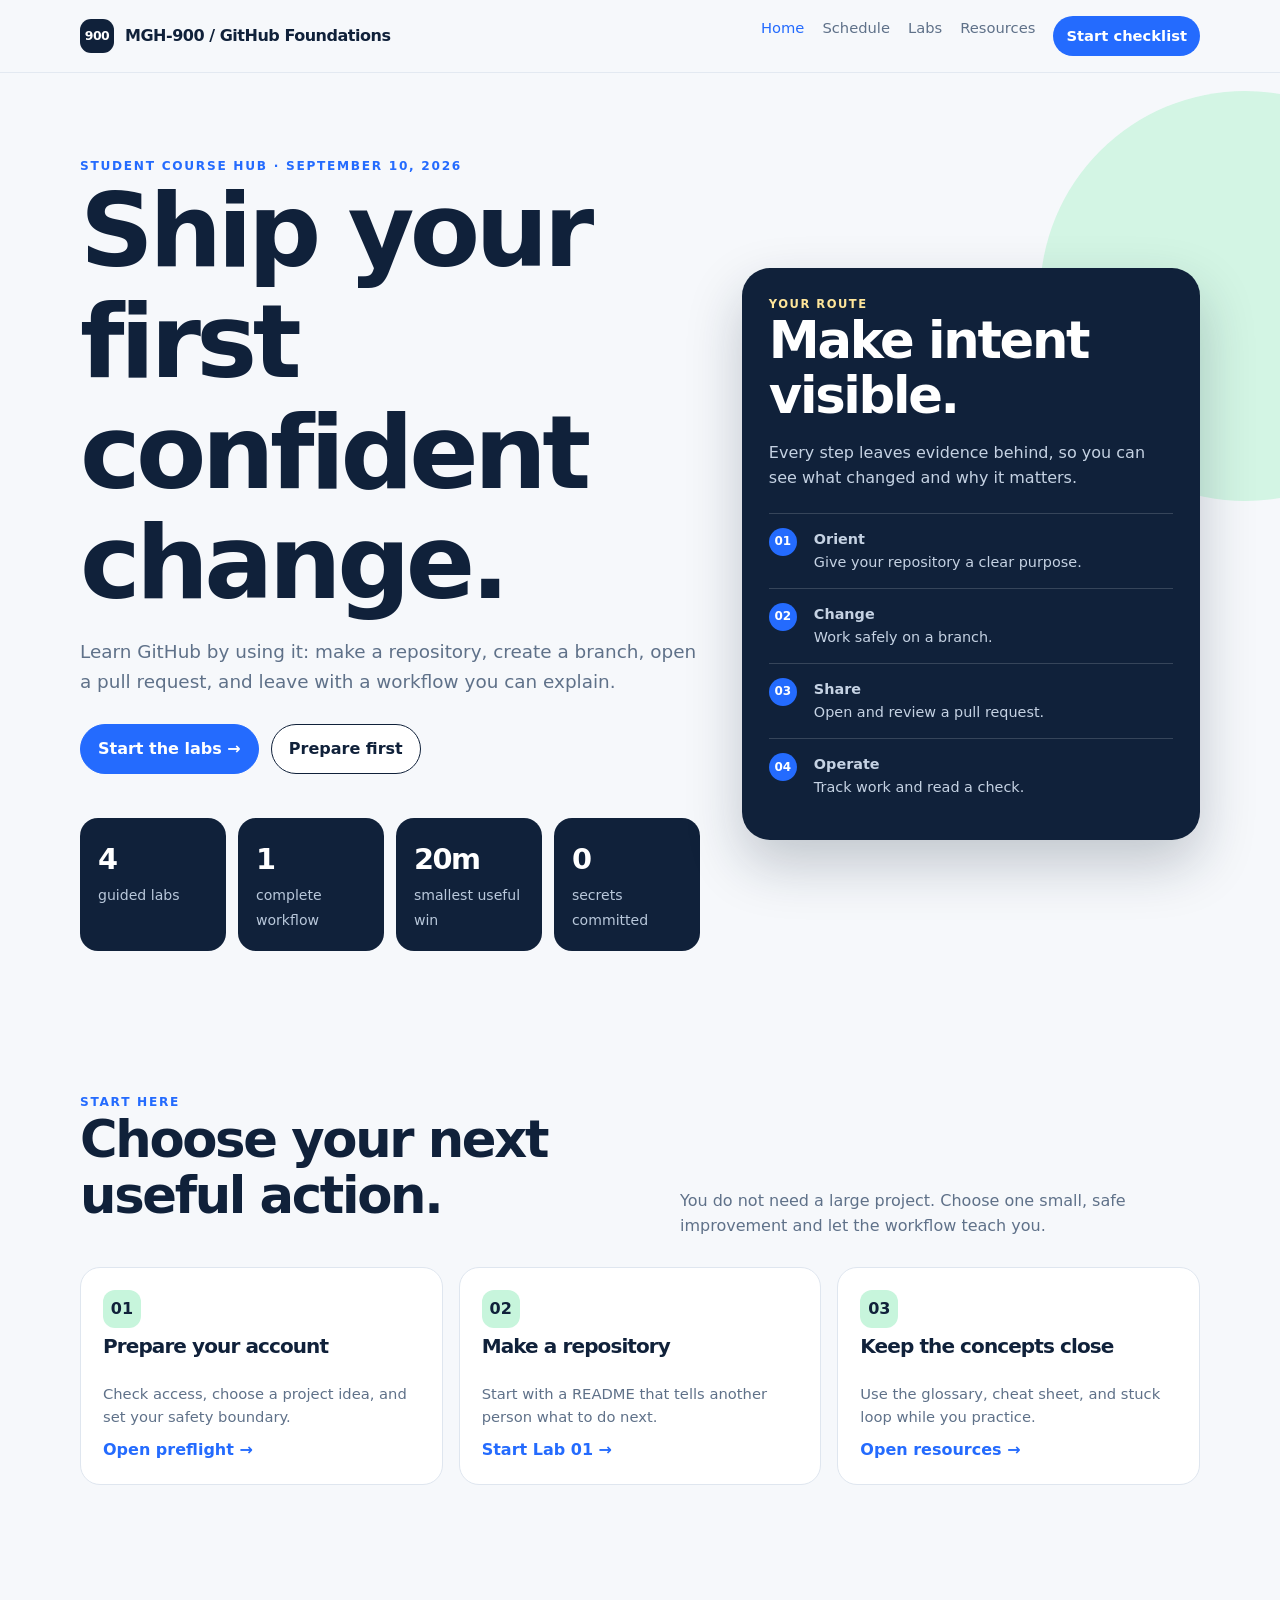
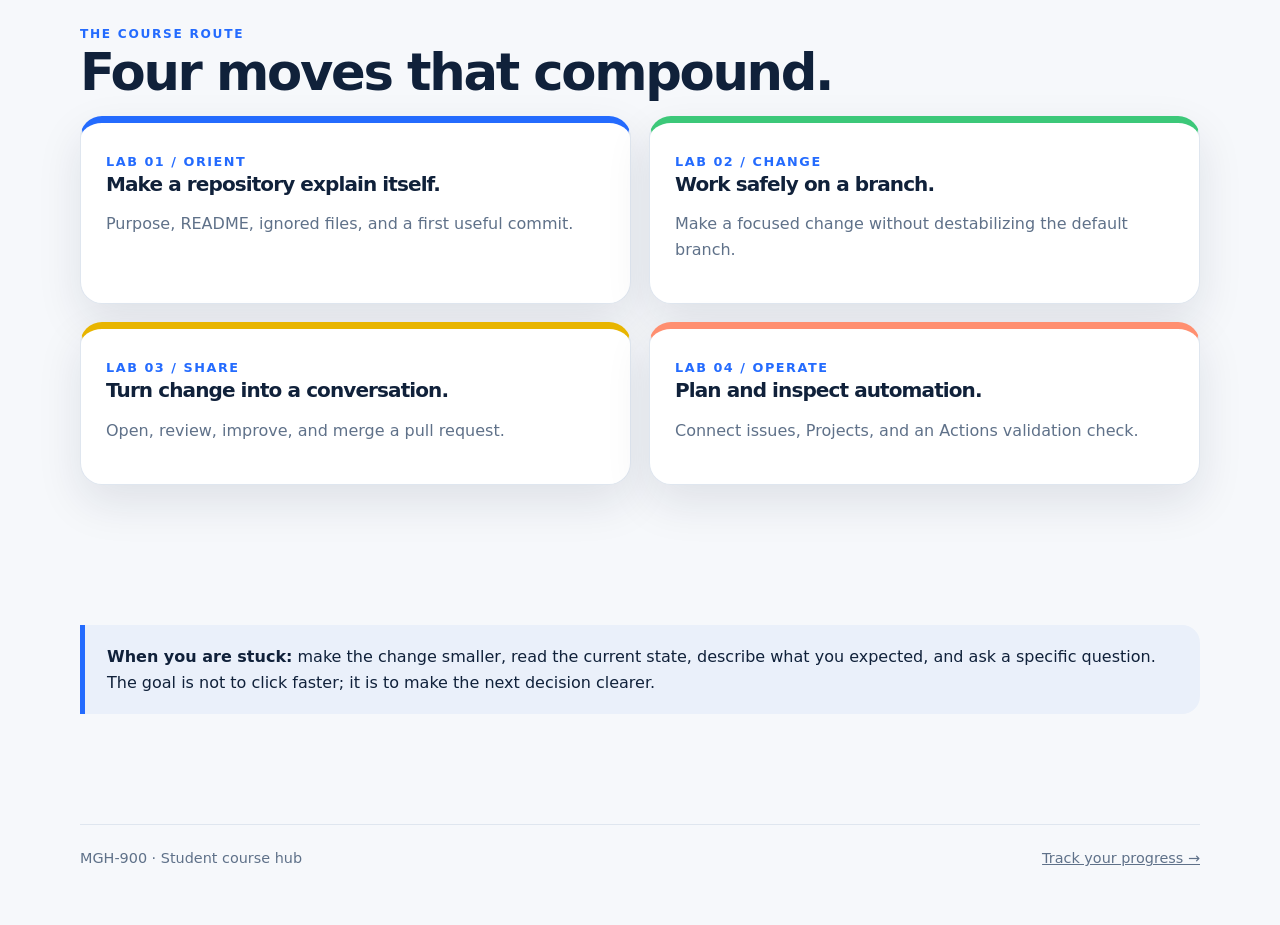
<file: docs/index.html>
<!doctype html>
<html lang="en"><head><meta charset="utf-8"><meta name="viewport" content="width=device-width, initial-scale=1"><meta name="description" content="Student course hub for MGH-900: GitHub Foundations."><title>MGH-900 · GitHub Foundations</title><link rel="stylesheet" href="styles.css"></head>
<body><a class="skip-link" href="#main">Skip to content</a><header class="site-header"><div class="container nav"><a class="brand" href="index.html"><span class="brand-mark">900</span><span>MGH-900 / GitHub Foundations</span></a><nav class="nav-links" aria-label="Primary navigation"><a aria-current="page" href="index.html">Home</a><a href="schedule.html">Schedule</a><a href="labs.html">Labs</a><a href="resources.html">Resources</a><a class="nav-cta" href="checklist.html">Start checklist</a></nav></div></header>
<main id="main"><section class="hero"><div class="container hero-grid"><div><div class="eyebrow">Student course hub · September 10, 2026</div><h1>Ship your first confident change.</h1><p class="lede">Learn GitHub by using it: make a repository, create a branch, open a pull request, and leave with a workflow you can explain.</p><div class="hero-actions"><a class="button primary" href="labs.html">Start the labs →</a><a class="button secondary" href="https://github.com/SiteQ8/mgh-900-github-foundations/blob/main/learner-preflight.md">Prepare first</a></div><div class="stats"><div class="stat"><strong>4</strong><span>guided labs</span></div><div class="stat"><strong>1</strong><span>complete workflow</span></div><div class="stat"><strong>20m</strong><span>smallest useful win</span></div><div class="stat"><strong>0</strong><span>secrets committed</span></div></div></div><div class="hero-panel"><div class="micro-label">Your route</div><h2>Make intent visible.</h2><p>Every step leaves evidence behind, so you can see what changed and why it matters.</p><div class="path-list"><div class="path-item"><span class="path-dot">01</span><span><strong>Orient</strong><span>Give your repository a clear purpose.</span></span></div><div class="path-item"><span class="path-dot">02</span><span><strong>Change</strong><span>Work safely on a branch.</span></span></div><div class="path-item"><span class="path-dot">03</span><span><strong>Share</strong><span>Open and review a pull request.</span></span></div><div class="path-item"><span class="path-dot">04</span><span><strong>Operate</strong><span>Track work and read a check.</span></span></div></div></div></div></section>
<section class="section"><div class="container"><div class="section-head"><div><div class="eyebrow">Start here</div><h2>Choose your next useful action.</h2></div><p>You do not need a large project. Choose one small, safe improvement and let the workflow teach you.</p></div><div class="resource-grid"><a class="resource-card" href="learner-preflight.md"><span class="resource-icon">01</span><h3>Prepare your account</h3><p>Check access, choose a project idea, and set your safety boundary.</p><span class="arrow">Open preflight →</span></a><a class="resource-card" href="labs.html#lab-1"><span class="resource-icon">02</span><h3>Make a repository</h3><p>Start with a README that tells another person what to do next.</p><span class="arrow">Start Lab 01 →</span></a><a class="resource-card" href="resources.html"><span class="resource-icon">03</span><h3>Keep the concepts close</h3><p>Use the glossary, cheat sheet, and stuck loop while you practice.</p><span class="arrow">Open resources →</span></a></div></div></section>
<section class="section"><div class="container"><div class="eyebrow">The course route</div><h2>Four moves that compound.</h2><div class="grid grid-2"><a class="card card-link card-accent-blue" href="labs.html#lab-1"><span class="number">LAB 01 / ORIENT</span><h3>Make a repository explain itself.</h3><p>Purpose, README, ignored files, and a first useful commit.</p></a><a class="card card-link card-accent-mint" href="labs.html#lab-2"><span class="number">LAB 02 / CHANGE</span><h3>Work safely on a branch.</h3><p>Make a focused change without destabilizing the default branch.</p></a><a class="card card-link card-accent-yellow" href="labs.html#lab-3"><span class="number">LAB 03 / SHARE</span><h3>Turn change into a conversation.</h3><p>Open, review, improve, and merge a pull request.</p></a><a class="card card-link card-accent-coral" href="labs.html#lab-4"><span class="number">LAB 04 / OPERATE</span><h3>Plan and inspect automation.</h3><p>Connect issues, Projects, and an Actions validation check.</p></a></div></div></section>
<section class="section"><div class="container student-note"><p><strong>When you are stuck:</strong> make the change smaller, read the current state, describe what you expected, and ask a specific question. The goal is not to click faster; it is to make the next decision clearer.</p></div></section></main><footer class="footer"><div class="container footer-inner"><span>MGH-900 · Student course hub</span><span><a href="checklist.html">Track your progress →</a></span></div></footer></body></html>
</file>
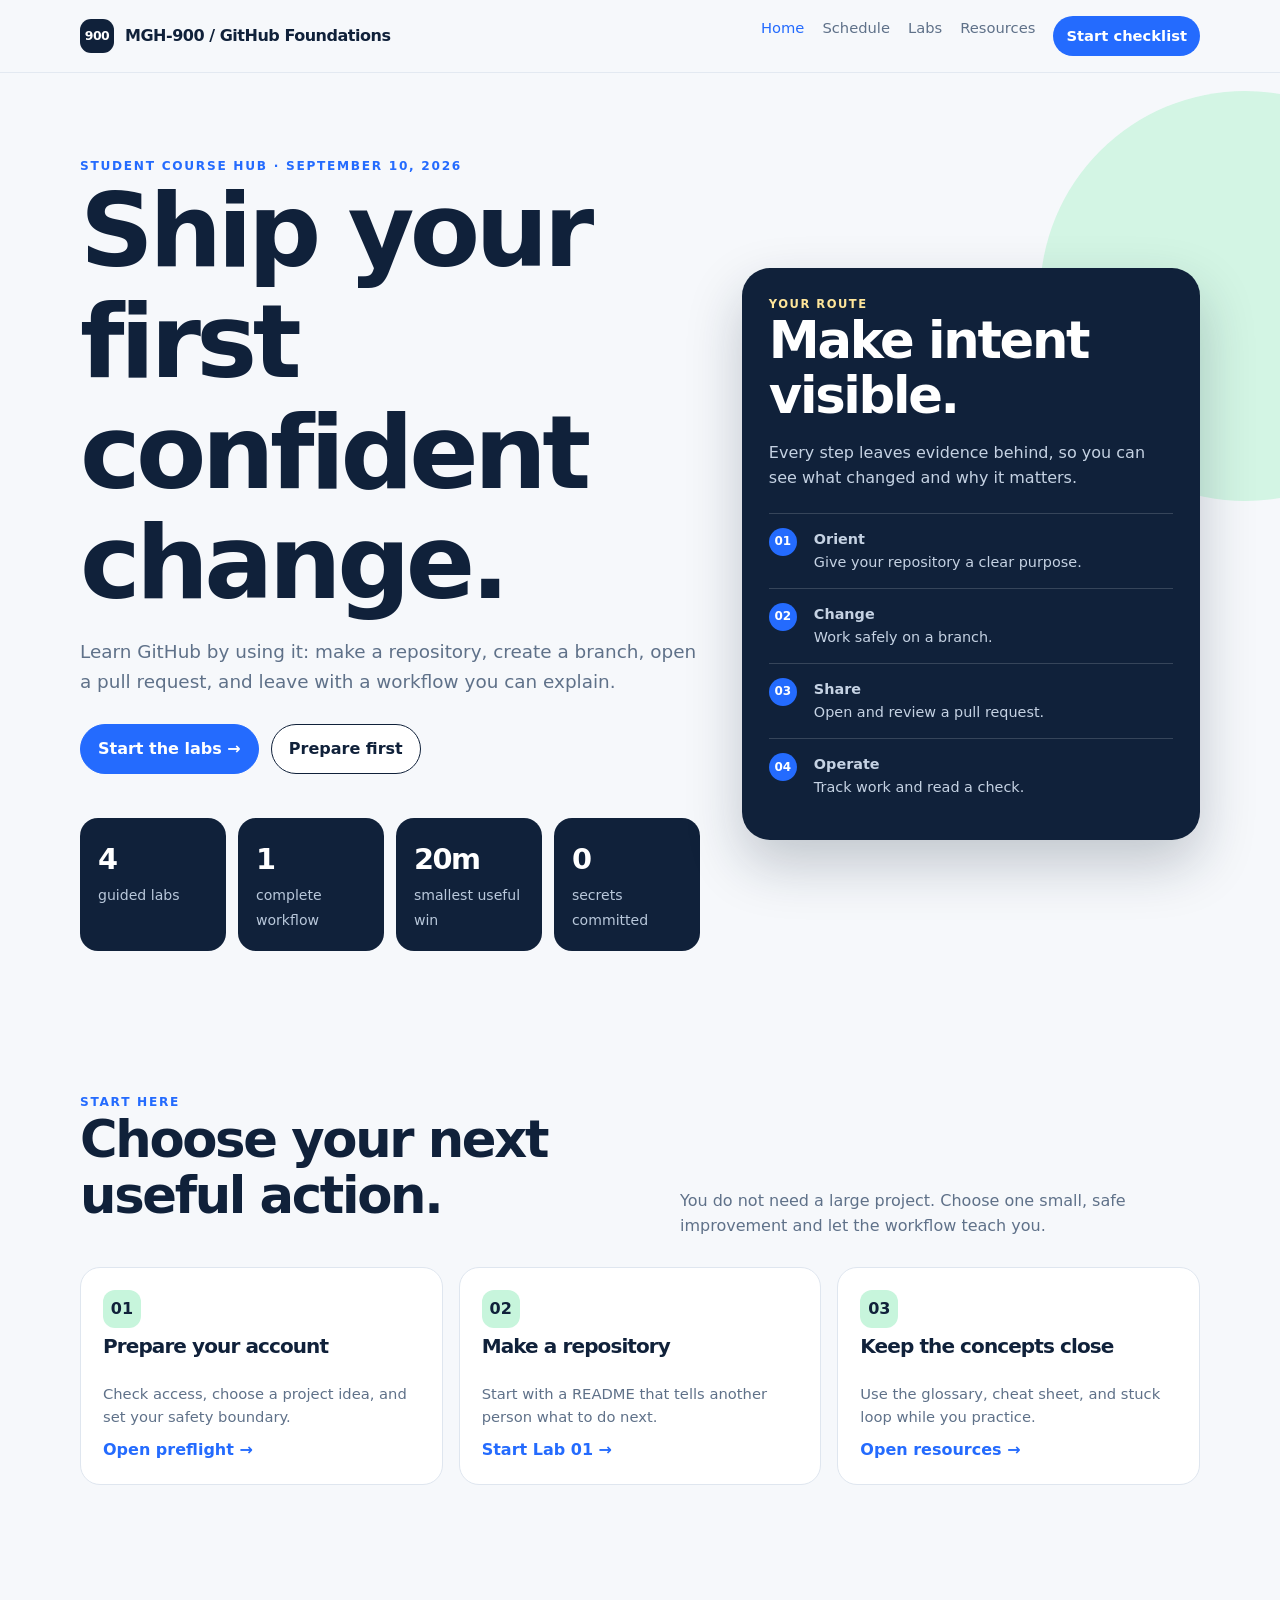
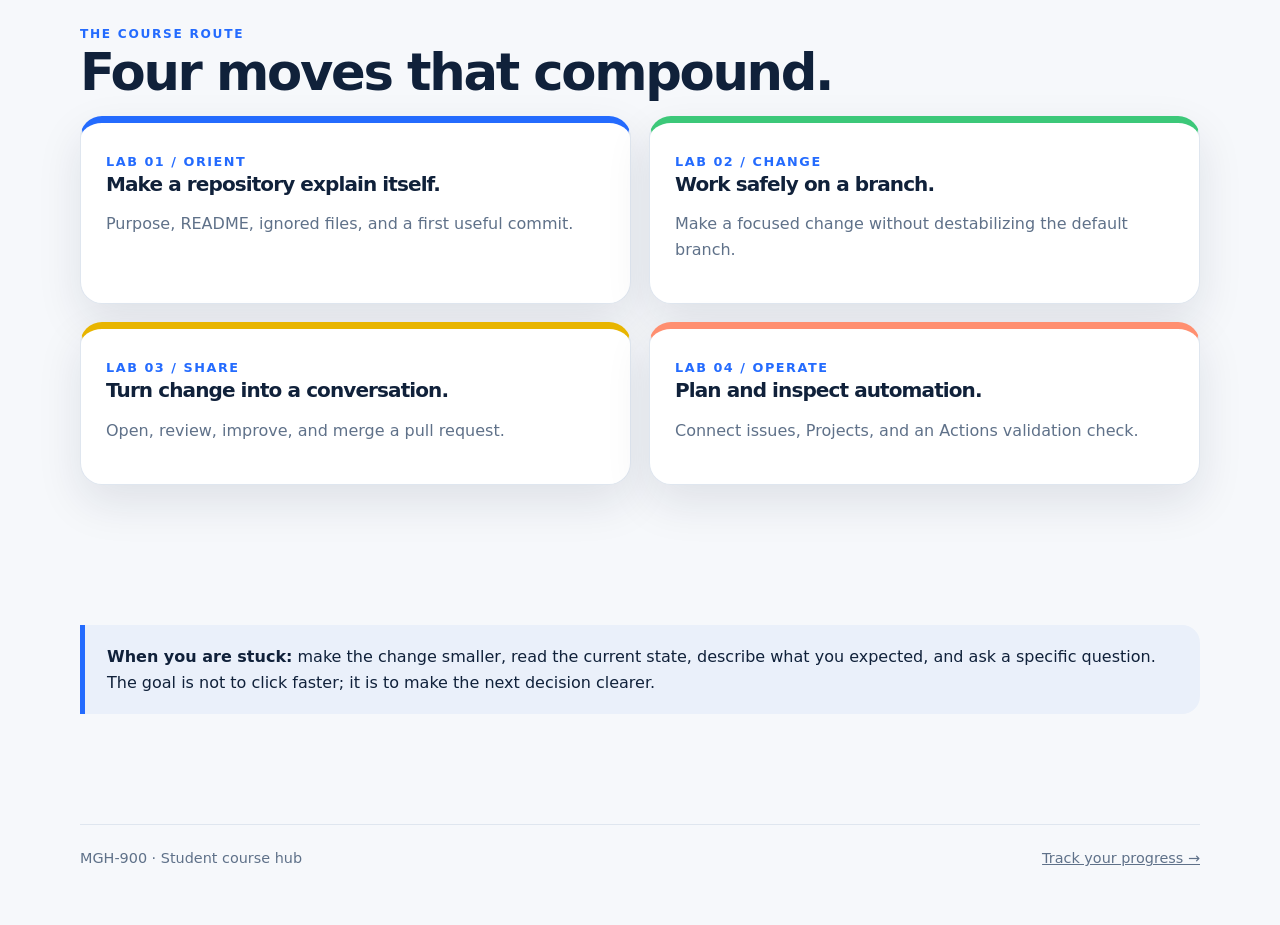
<file: site/index.html>
<!doctype html>
<html lang="en"><head><meta charset="utf-8"><meta name="viewport" content="width=device-width, initial-scale=1"><meta name="description" content="Student course hub for MGH-900: GitHub Foundations."><title>MGH-900 · GitHub Foundations</title><link rel="stylesheet" href="styles.css"></head>
<body><a class="skip-link" href="#main">Skip to content</a><header class="site-header"><div class="container nav"><a class="brand" href="index.html"><span class="brand-mark">900</span><span>MGH-900 / GitHub Foundations</span></a><nav class="nav-links" aria-label="Primary navigation"><a aria-current="page" href="index.html">Home</a><a href="schedule.html">Schedule</a><a href="labs.html">Labs</a><a href="resources.html">Resources</a><a class="nav-cta" href="checklist.html">Start checklist</a></nav></div></header>
<main id="main"><section class="hero"><div class="container hero-grid"><div><div class="eyebrow">Student course hub · September 10, 2026</div><h1>Ship your first confident change.</h1><p class="lede">Learn GitHub by using it: make a repository, create a branch, open a pull request, and leave with a workflow you can explain.</p><div class="hero-actions"><a class="button primary" href="labs.html">Start the labs →</a><a class="button secondary" href="learner-preflight.md">Prepare first</a></div><div class="stats"><div class="stat"><strong>4</strong><span>guided labs</span></div><div class="stat"><strong>1</strong><span>complete workflow</span></div><div class="stat"><strong>20m</strong><span>smallest useful win</span></div><div class="stat"><strong>0</strong><span>secrets committed</span></div></div></div><div class="hero-panel"><div class="micro-label">Your route</div><h2>Make intent visible.</h2><p>Every step leaves evidence behind, so you can see what changed and why it matters.</p><div class="path-list"><div class="path-item"><span class="path-dot">01</span><span><strong>Orient</strong><span>Give your repository a clear purpose.</span></span></div><div class="path-item"><span class="path-dot">02</span><span><strong>Change</strong><span>Work safely on a branch.</span></span></div><div class="path-item"><span class="path-dot">03</span><span><strong>Share</strong><span>Open and review a pull request.</span></span></div><div class="path-item"><span class="path-dot">04</span><span><strong>Operate</strong><span>Track work and read a check.</span></span></div></div></div></div></section>
<section class="section"><div class="container"><div class="section-head"><div><div class="eyebrow">Start here</div><h2>Choose your next useful action.</h2></div><p>You do not need a large project. Choose one small, safe improvement and let the workflow teach you.</p></div><div class="resource-grid"><a class="resource-card" href="learner-preflight.md"><span class="resource-icon">01</span><h3>Prepare your account</h3><p>Check access, choose a project idea, and set your safety boundary.</p><span class="arrow">Open preflight →</span></a><a class="resource-card" href="labs.html#lab-1"><span class="resource-icon">02</span><h3>Make a repository</h3><p>Start with a README that tells another person what to do next.</p><span class="arrow">Start Lab 01 →</span></a><a class="resource-card" href="resources.html"><span class="resource-icon">03</span><h3>Keep the concepts close</h3><p>Use the glossary, cheat sheet, and stuck loop while you practice.</p><span class="arrow">Open resources →</span></a></div></div></section>
<section class="section"><div class="container"><div class="eyebrow">The course route</div><h2>Four moves that compound.</h2><div class="grid grid-2"><a class="card card-link card-accent-blue" href="labs.html#lab-1"><span class="number">LAB 01 / ORIENT</span><h3>Make a repository explain itself.</h3><p>Purpose, README, ignored files, and a first useful commit.</p></a><a class="card card-link card-accent-mint" href="labs.html#lab-2"><span class="number">LAB 02 / CHANGE</span><h3>Work safely on a branch.</h3><p>Make a focused change without destabilizing the default branch.</p></a><a class="card card-link card-accent-yellow" href="labs.html#lab-3"><span class="number">LAB 03 / SHARE</span><h3>Turn change into a conversation.</h3><p>Open, review, improve, and merge a pull request.</p></a><a class="card card-link card-accent-coral" href="labs.html#lab-4"><span class="number">LAB 04 / OPERATE</span><h3>Plan and inspect automation.</h3><p>Connect issues, Projects, and an Actions validation check.</p></a></div></div></section>
<section class="section"><div class="container student-note"><p><strong>When you are stuck:</strong> make the change smaller, read the current state, describe what you expected, and ask a specific question. The goal is not to click faster; it is to make the next decision clearer.</p></div></section></main><footer class="footer"><div class="container footer-inner"><span>MGH-900 · Student course hub</span><span><a href="checklist.html">Track your progress →</a></span></div></footer></body></html>
</file>
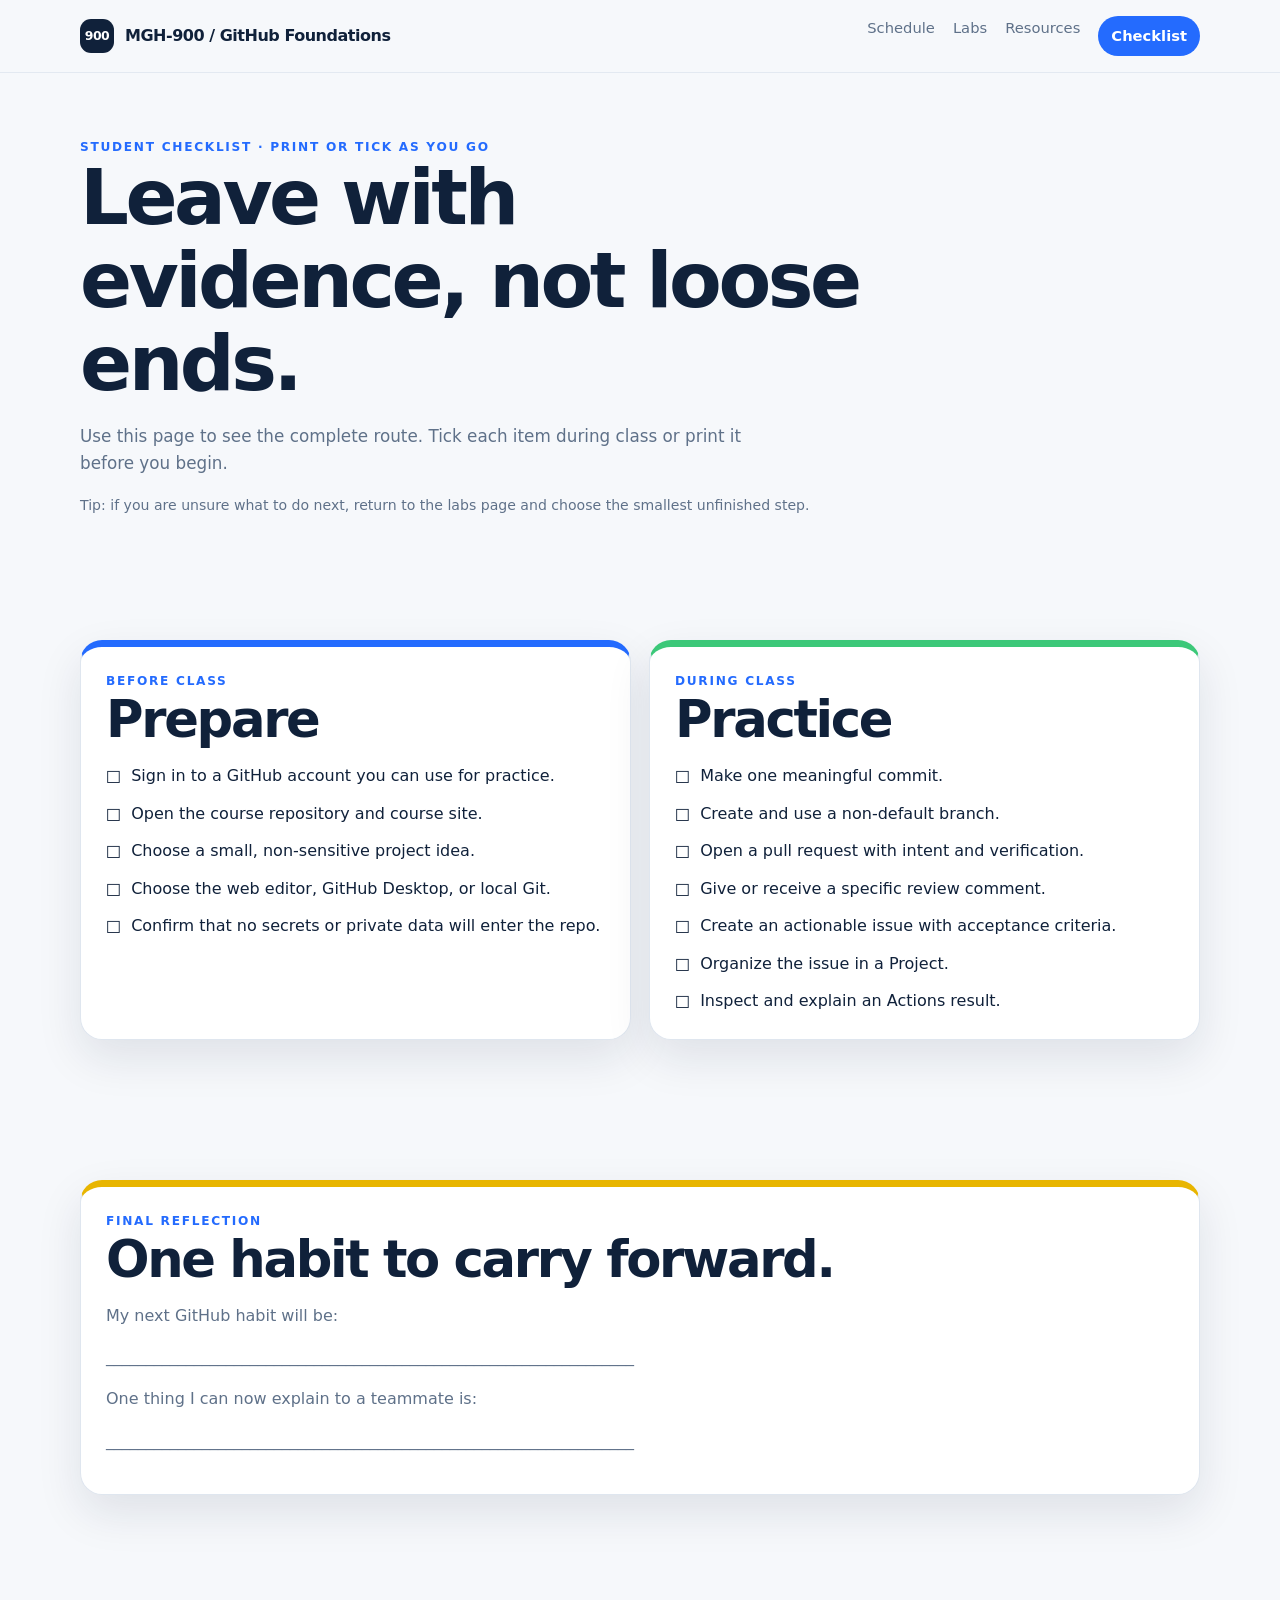
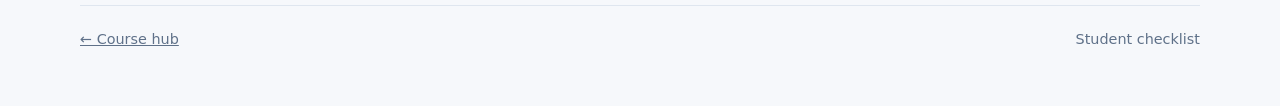
<file: docs/checklist.html>
<!doctype html>
<html lang="en"><head><meta charset="utf-8"><meta name="viewport" content="width=device-width, initial-scale=1"><title>Checklist · MGH-900</title><link rel="stylesheet" href="styles.css"></head>
<body><header class="site-header"><div class="container nav"><a class="brand" href="index.html"><span class="brand-mark">900</span><span>MGH-900 / GitHub Foundations</span></a><nav class="nav-links" aria-label="Primary navigation"><a href="schedule.html">Schedule</a><a href="labs.html">Labs</a><a href="resources.html">Resources</a><a aria-current="page" class="nav-cta" href="checklist.html">Checklist</a></nav></div></header>
<main><section class="page-hero"><div class="container"><div class="eyebrow">Student checklist · print or tick as you go</div><h1>Leave with evidence, not loose ends.</h1><p class="lede">Use this page to see the complete route. Tick each item during class or print it before you begin.</p><p class="print-note">Tip: if you are unsure what to do next, return to the labs page and choose the smallest unfinished step.</p></div></section><section class="section"><div class="container grid grid-2"><div class="card card-accent-blue"><div class="eyebrow">Before class</div><h2>Prepare</h2><ul class="checklist"><li><span>□</span><span>Sign in to a GitHub account you can use for practice.</span></li><li><span>□</span><span>Open the course repository and course site.</span></li><li><span>□</span><span>Choose a small, non-sensitive project idea.</span></li><li><span>□</span><span>Choose the web editor, GitHub Desktop, or local Git.</span></li><li><span>□</span><span>Confirm that no secrets or private data will enter the repo.</span></li></ul></div><div class="card card-accent-mint"><div class="eyebrow">During class</div><h2>Practice</h2><ul class="checklist"><li><span>□</span><span>Make one meaningful commit.</span></li><li><span>□</span><span>Create and use a non-default branch.</span></li><li><span>□</span><span>Open a pull request with intent and verification.</span></li><li><span>□</span><span>Give or receive a specific review comment.</span></li><li><span>□</span><span>Create an actionable issue with acceptance criteria.</span></li><li><span>□</span><span>Organize the issue in a Project.</span></li><li><span>□</span><span>Inspect and explain an Actions result.</span></li></ul></div></div></section><section class="section"><div class="container card card-accent-yellow"><div class="eyebrow">Final reflection</div><h2>One habit to carry forward.</h2><p>My next GitHub habit will be:</p><p>__________________________________________________________________</p><p>One thing I can now explain to a teammate is:</p><p>__________________________________________________________________</p></div></section></main><footer class="footer"><div class="container footer-inner"><span><a href="index.html">← Course hub</a></span><span>Student checklist</span></div></footer></body></html>
</file>
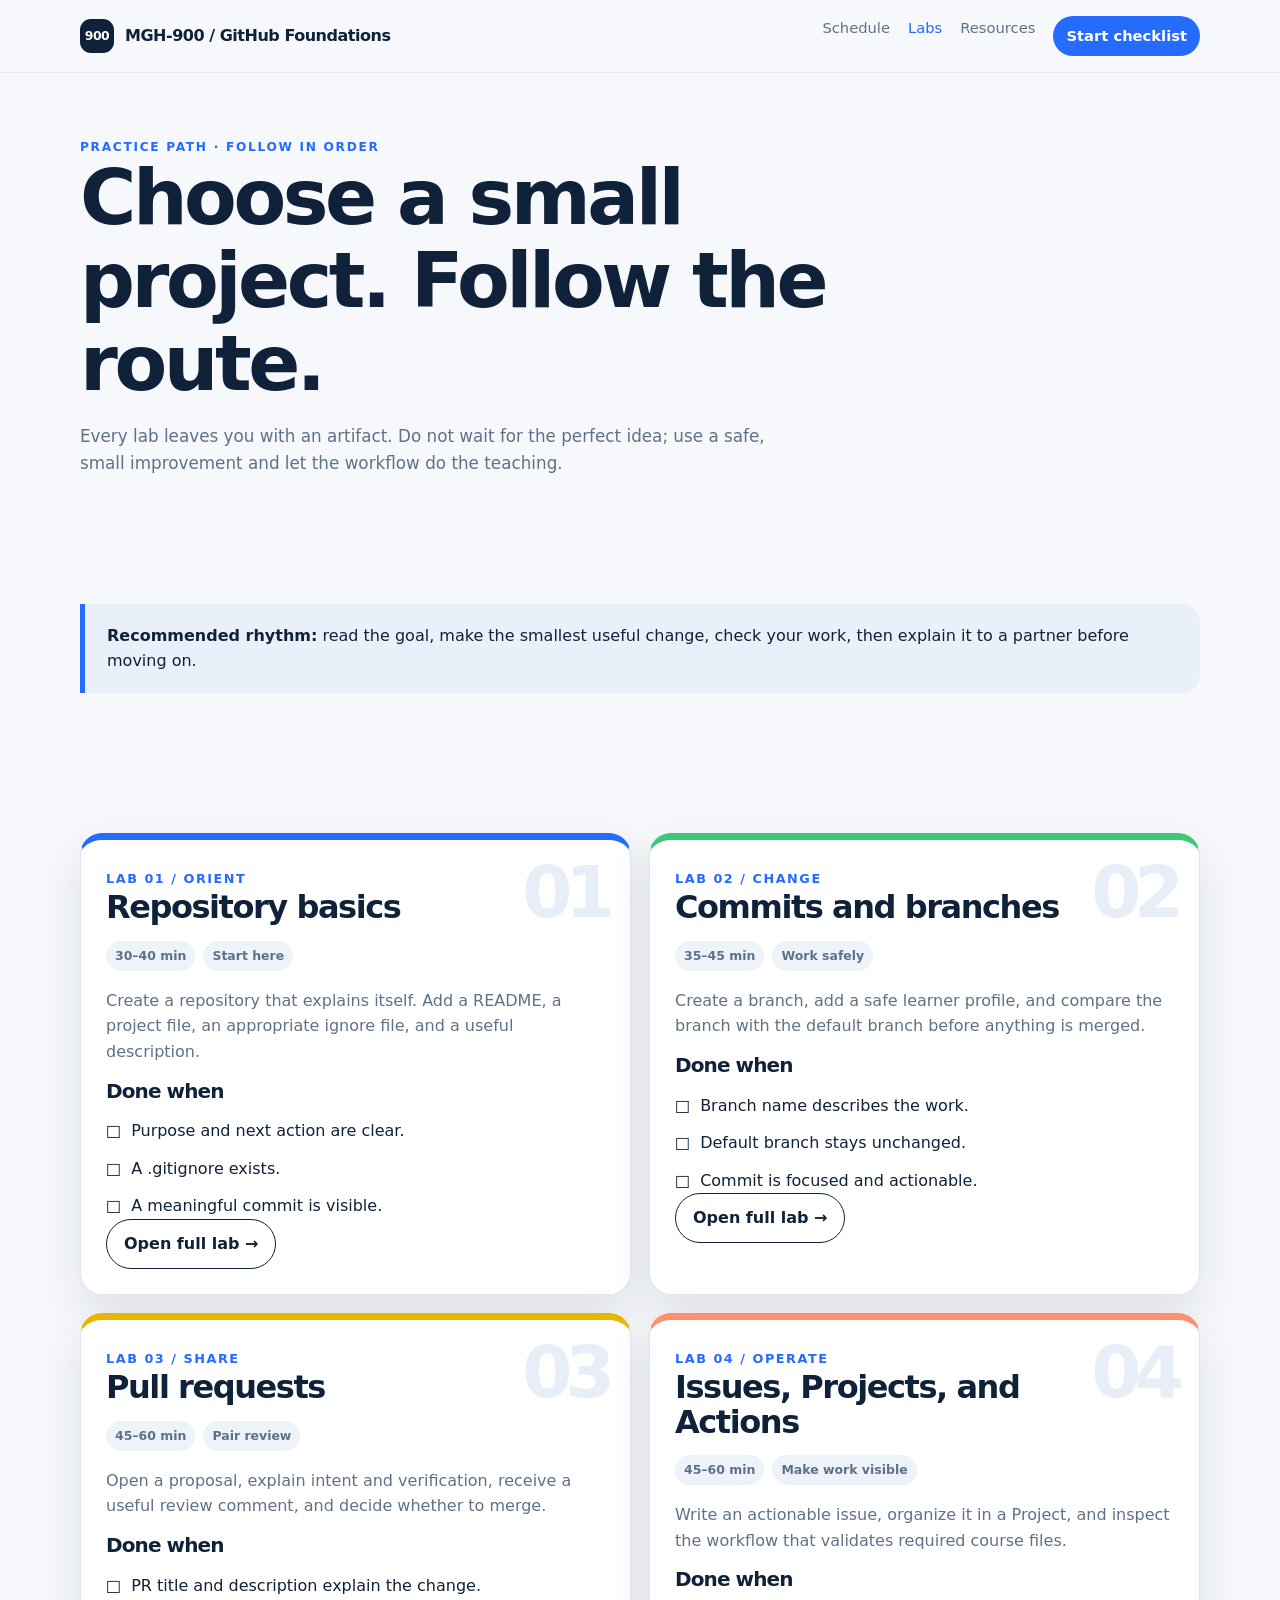
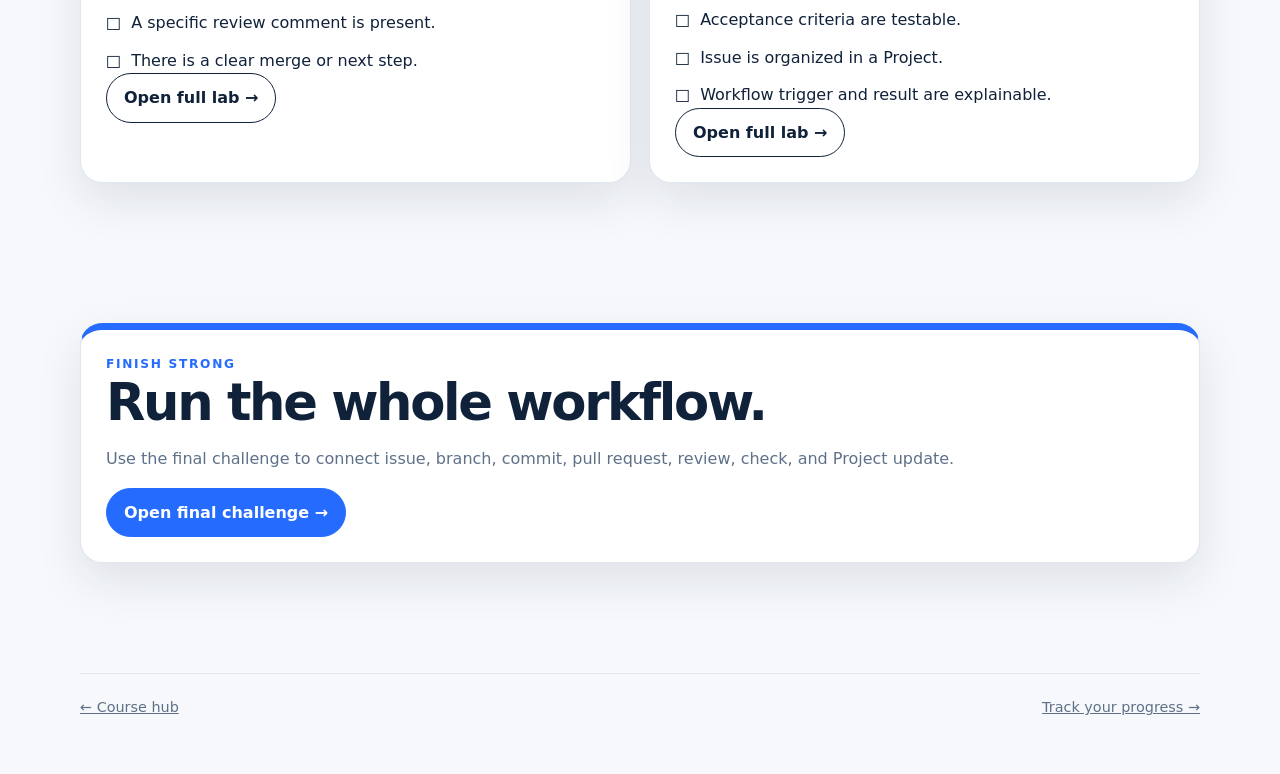
<file: docs/labs.html>
<!doctype html>
<html lang="en"><head><meta charset="utf-8"><meta name="viewport" content="width=device-width, initial-scale=1"><title>Labs · MGH-900</title><link rel="stylesheet" href="styles.css"></head>
<body><header class="site-header"><div class="container nav"><a class="brand" href="index.html"><span class="brand-mark">900</span><span>MGH-900 / GitHub Foundations</span></a><nav class="nav-links" aria-label="Primary navigation"><a href="schedule.html">Schedule</a><a aria-current="page" href="labs.html">Labs</a><a href="resources.html">Resources</a><a class="nav-cta" href="checklist.html">Start checklist</a></nav></div></header>
<main><section class="page-hero"><div class="container"><div class="eyebrow">Practice path · follow in order</div><h1>Choose a small project. Follow the route.</h1><p class="lede">Every lab leaves you with an artifact. Do not wait for the perfect idea; use a safe, small improvement and let the workflow do the teaching.</p></div></section><section class="section"><div class="container student-note"><p><strong>Recommended rhythm:</strong> read the goal, make the smallest useful change, check your work, then explain it to a partner before moving on.</p></div></section><section class="section"><div class="container grid grid-2"><article class="card lab-card card-accent-blue" id="lab-1"><span class="lab-number">01</span><span class="number">LAB 01 / ORIENT</span><h2>Repository basics</h2><div class="lab-meta"><span>30–40 min</span><span>Start here</span></div><p>Create a repository that explains itself. Add a README, a project file, an appropriate ignore file, and a useful description.</p><h3>Done when</h3><ul class="checklist"><li><span>□</span><span>Purpose and next action are clear.</span></li><li><span>□</span><span>A .gitignore exists.</span></li><li><span>□</span><span>A meaningful commit is visible.</span></li></ul><a class="button secondary" href="https://github.com/SiteQ8/mgh-900-github-foundations/blob/main/labs/01-repository-basics.md">Open full lab →</a></article><article class="card lab-card card-accent-mint" id="lab-2"><span class="lab-number">02</span><span class="number">LAB 02 / CHANGE</span><h2>Commits and branches</h2><div class="lab-meta"><span>35–45 min</span><span>Work safely</span></div><p>Create a branch, add a safe learner profile, and compare the branch with the default branch before anything is merged.</p><h3>Done when</h3><ul class="checklist"><li><span>□</span><span>Branch name describes the work.</span></li><li><span>□</span><span>Default branch stays unchanged.</span></li><li><span>□</span><span>Commit is focused and actionable.</span></li></ul><a class="button secondary" href="https://github.com/SiteQ8/mgh-900-github-foundations/blob/main/labs/02-commits-and-branches.md">Open full lab →</a></article><article class="card lab-card card-accent-yellow" id="lab-3"><span class="lab-number">03</span><span class="number">LAB 03 / SHARE</span><h2>Pull requests</h2><div class="lab-meta"><span>45–60 min</span><span>Pair review</span></div><p>Open a proposal, explain intent and verification, receive a useful review comment, and decide whether to merge.</p><h3>Done when</h3><ul class="checklist"><li><span>□</span><span>PR title and description explain the change.</span></li><li><span>□</span><span>A specific review comment is present.</span></li><li><span>□</span><span>There is a clear merge or next step.</span></li></ul><a class="button secondary" href="https://github.com/SiteQ8/mgh-900-github-foundations/blob/main/labs/03-pull-requests.md">Open full lab →</a></article><article class="card lab-card card-accent-coral" id="lab-4"><span class="lab-number">04</span><span class="number">LAB 04 / OPERATE</span><h2>Issues, Projects, and Actions</h2><div class="lab-meta"><span>45–60 min</span><span>Make work visible</span></div><p>Write an actionable issue, organize it in a Project, and inspect the workflow that validates required course files.</p><h3>Done when</h3><ul class="checklist"><li><span>□</span><span>Acceptance criteria are testable.</span></li><li><span>□</span><span>Issue is organized in a Project.</span></li><li><span>□</span><span>Workflow trigger and result are explainable.</span></li></ul><a class="button secondary" href="https://github.com/SiteQ8/mgh-900-github-foundations/blob/main/labs/04-issues-projects-actions.md">Open full lab →</a></article></div></section><section class="section"><div class="container card card-accent-blue"><div class="eyebrow">Finish strong</div><h2>Run the whole workflow.</h2><p>Use the final challenge to connect issue, branch, commit, pull request, review, check, and Project update.</p><a class="button primary" href="https://github.com/SiteQ8/mgh-900-github-foundations/blob/main/challenge.md">Open final challenge →</a></div></section></main><footer class="footer"><div class="container footer-inner"><span><a href="index.html">← Course hub</a></span><span><a href="checklist.html">Track your progress →</a></span></div></footer></body></html>
</file>
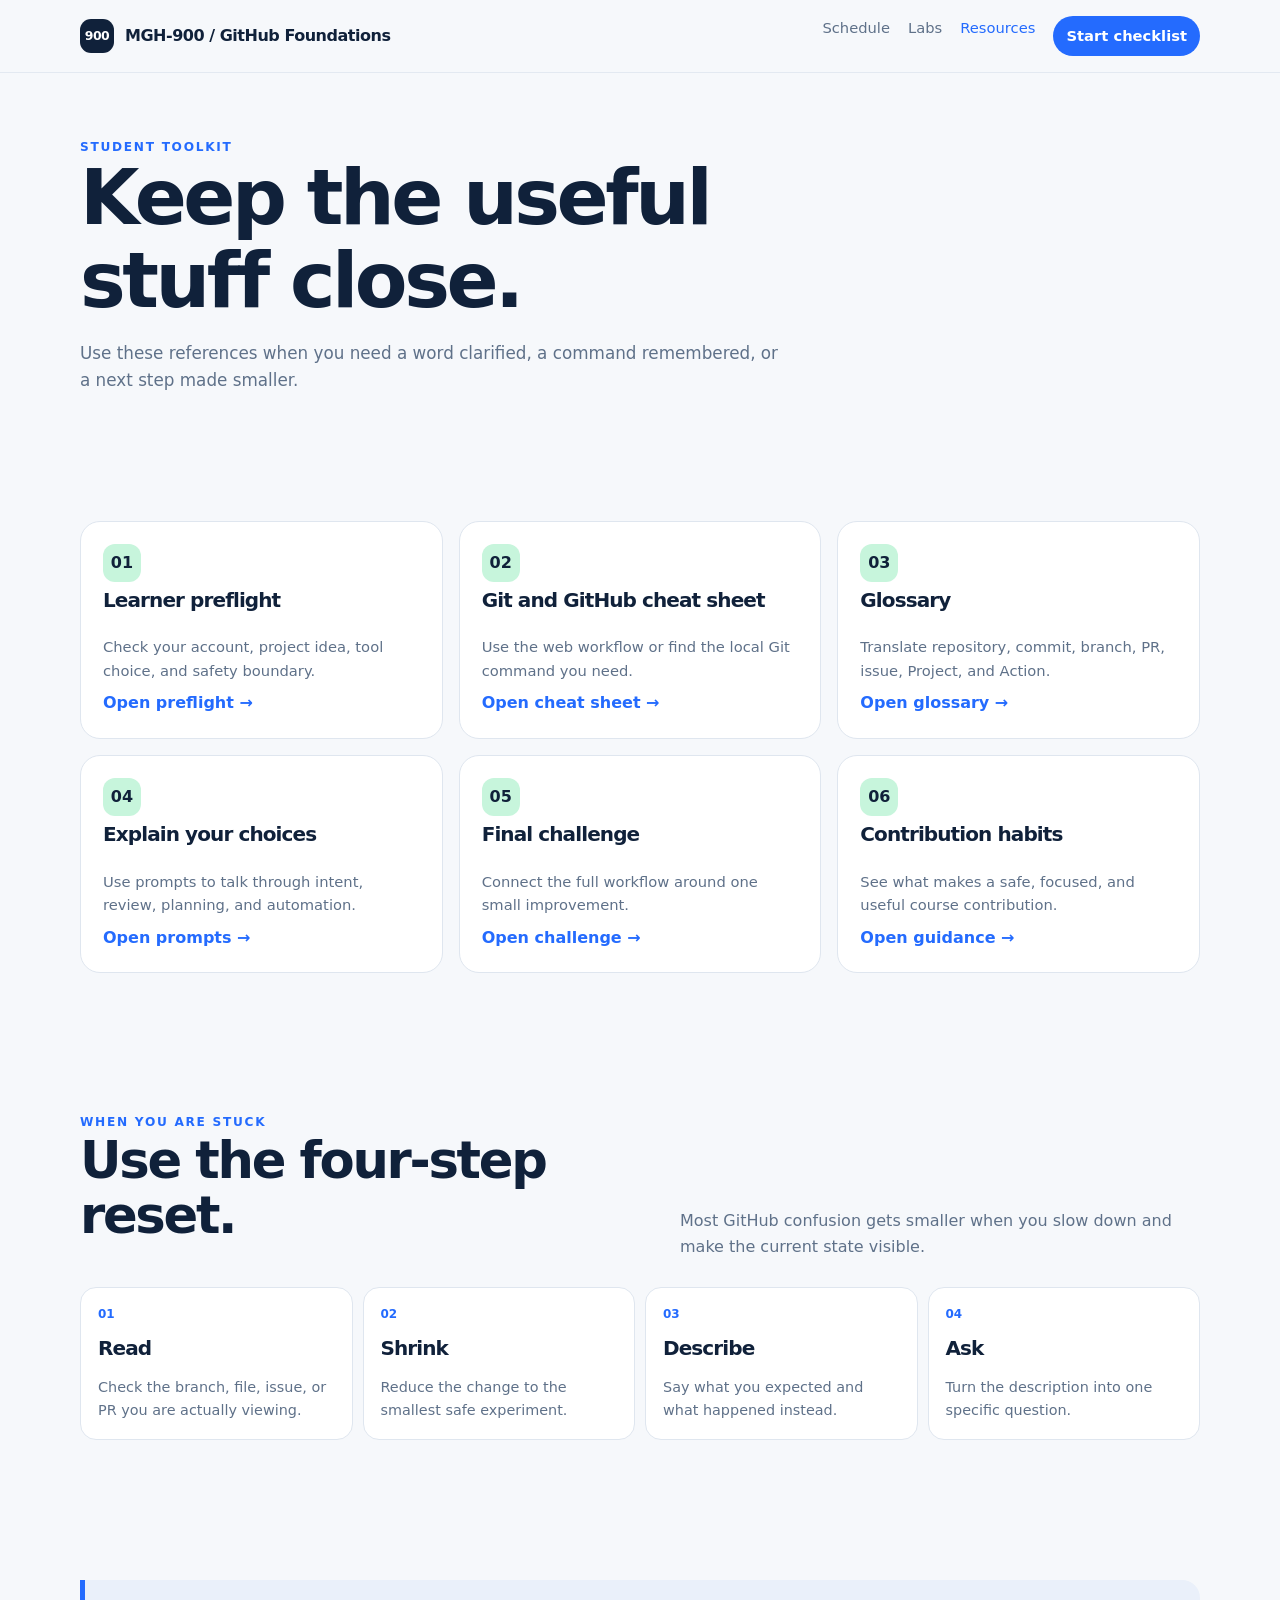
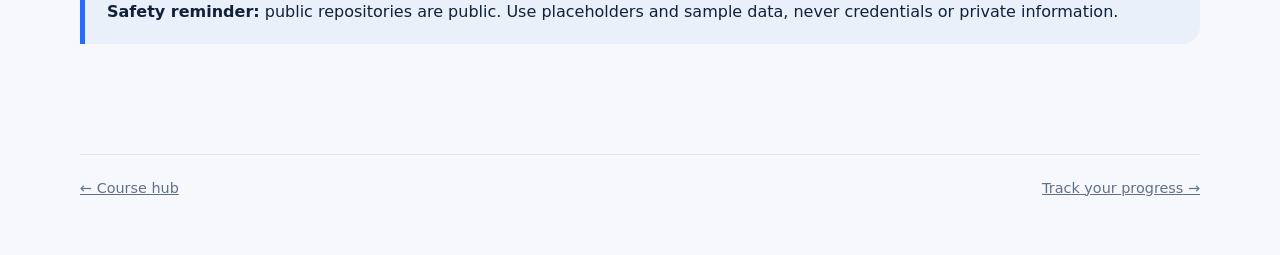
<file: docs/resources.html>
<!doctype html>
<html lang="en"><head><meta charset="utf-8"><meta name="viewport" content="width=device-width, initial-scale=1"><title>Resources · MGH-900</title><link rel="stylesheet" href="styles.css"></head>
<body><header class="site-header"><div class="container nav"><a class="brand" href="index.html"><span class="brand-mark">900</span><span>MGH-900 / GitHub Foundations</span></a><nav class="nav-links" aria-label="Primary navigation"><a href="schedule.html">Schedule</a><a href="labs.html">Labs</a><a aria-current="page" href="resources.html">Resources</a><a class="nav-cta" href="checklist.html">Start checklist</a></nav></div></header>
<main><section class="page-hero"><div class="container"><div class="eyebrow">Student toolkit</div><h1>Keep the useful stuff close.</h1><p class="lede">Use these references when you need a word clarified, a command remembered, or a next step made smaller.</p></div></section><section class="section"><div class="container resource-grid"><a class="resource-card" href="https://github.com/SiteQ8/mgh-900-github-foundations/blob/main/learner-preflight.md"><span class="resource-icon">01</span><h3>Learner preflight</h3><p>Check your account, project idea, tool choice, and safety boundary.</p><span class="arrow">Open preflight →</span></a><a class="resource-card" href="https://github.com/SiteQ8/mgh-900-github-foundations/blob/main/git-github-cheatsheet.md"><span class="resource-icon">02</span><h3>Git and GitHub cheat sheet</h3><p>Use the web workflow or find the local Git command you need.</p><span class="arrow">Open cheat sheet →</span></a><a class="resource-card" href="https://github.com/SiteQ8/mgh-900-github-foundations/blob/main/glossary.md"><span class="resource-icon">03</span><h3>Glossary</h3><p>Translate repository, commit, branch, PR, issue, Project, and Action.</p><span class="arrow">Open glossary →</span></a><a class="resource-card" href="https://github.com/SiteQ8/mgh-900-github-foundations/blob/main/discussion-prompts.md"><span class="resource-icon">04</span><h3>Explain your choices</h3><p>Use prompts to talk through intent, review, planning, and automation.</p><span class="arrow">Open prompts →</span></a><a class="resource-card" href="https://github.com/SiteQ8/mgh-900-github-foundations/blob/main/challenge.md"><span class="resource-icon">05</span><h3>Final challenge</h3><p>Connect the full workflow around one small improvement.</p><span class="arrow">Open challenge →</span></a><a class="resource-card" href="https://github.com/SiteQ8/mgh-900-github-foundations/blob/main/CONTRIBUTING.md"><span class="resource-icon">06</span><h3>Contribution habits</h3><p>See what makes a safe, focused, and useful course contribution.</p><span class="arrow">Open guidance →</span></a></div></section><section class="section"><div class="container"><div class="section-head"><div><div class="eyebrow">When you are stuck</div><h2>Use the four-step reset.</h2></div><p>Most GitHub confusion gets smaller when you slow down and make the current state visible.</p></div><div class="steps"><div class="step"><h3>Read</h3><p>Check the branch, file, issue, or PR you are actually viewing.</p></div><div class="step"><h3>Shrink</h3><p>Reduce the change to the smallest safe experiment.</p></div><div class="step"><h3>Describe</h3><p>Say what you expected and what happened instead.</p></div><div class="step"><h3>Ask</h3><p>Turn the description into one specific question.</p></div></div></div></section><section class="section"><div class="container student-note"><p><strong>Safety reminder:</strong> public repositories are public. Use placeholders and sample data, never credentials or private information.</p></div></section></main><footer class="footer"><div class="container footer-inner"><span><a href="index.html">← Course hub</a></span><span><a href="checklist.html">Track your progress →</a></span></div></footer></body></html>
</file>
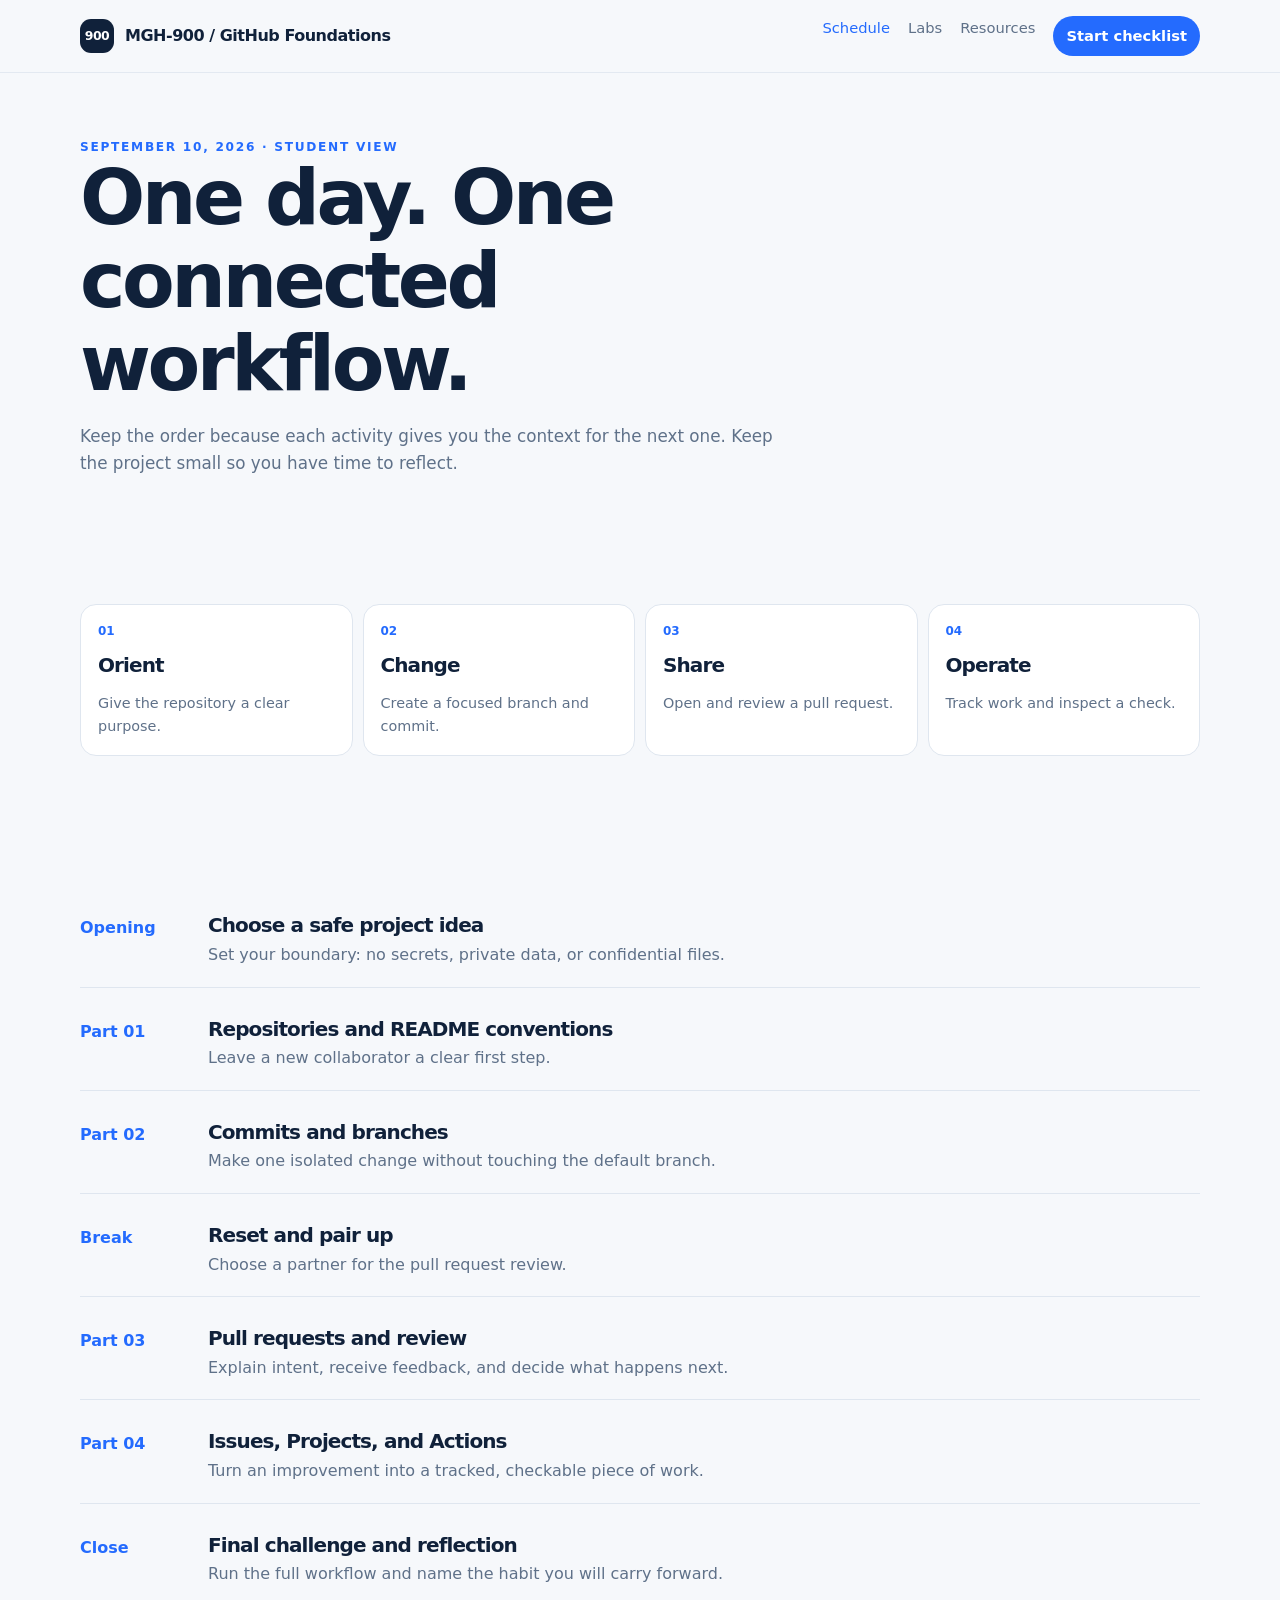
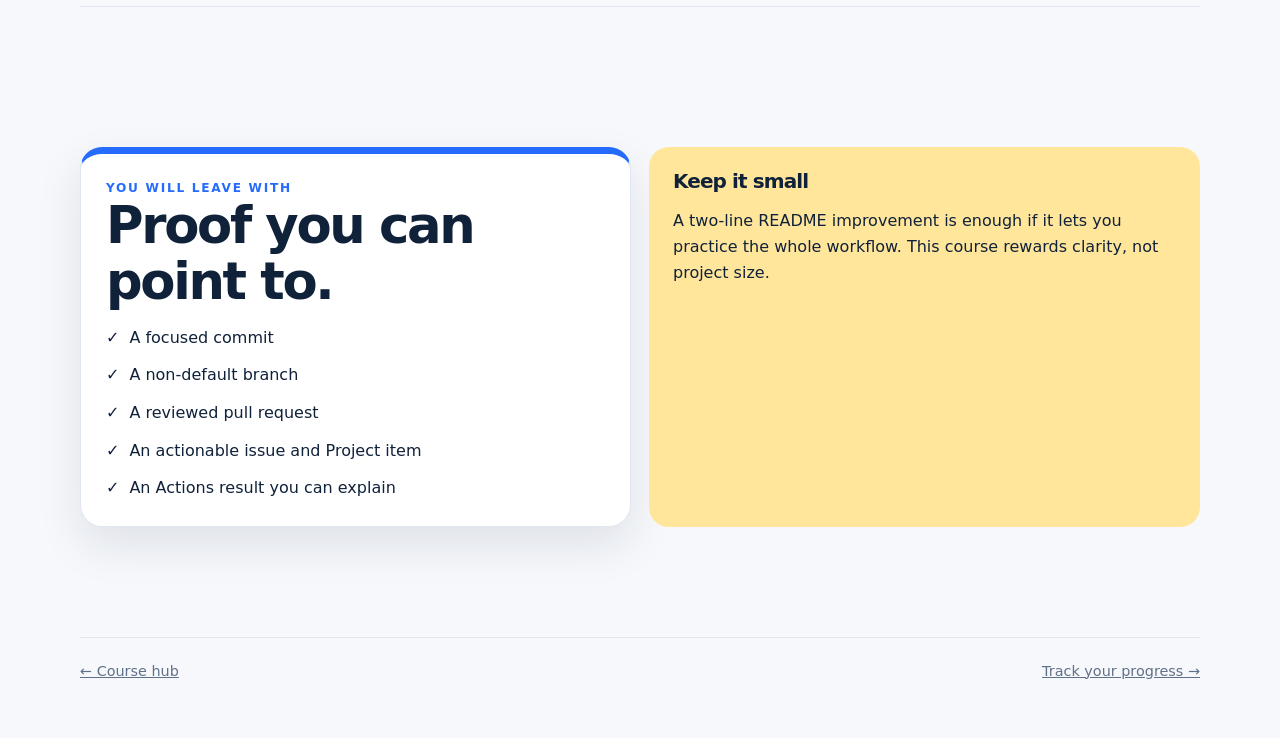
<file: docs/schedule.html>
<!doctype html>
<html lang="en"><head><meta charset="utf-8"><meta name="viewport" content="width=device-width, initial-scale=1"><title>Schedule · MGH-900</title><link rel="stylesheet" href="styles.css"></head>
<body><header class="site-header"><div class="container nav"><a class="brand" href="index.html"><span class="brand-mark">900</span><span>MGH-900 / GitHub Foundations</span></a><nav class="nav-links" aria-label="Primary navigation"><a aria-current="page" href="schedule.html">Schedule</a><a href="labs.html">Labs</a><a href="resources.html">Resources</a><a class="nav-cta" href="checklist.html">Start checklist</a></nav></div></header>
<main><section class="page-hero"><div class="container"><div class="eyebrow">September 10, 2026 · student view</div><h1>One day. One connected workflow.</h1><p class="lede">Keep the order because each activity gives you the context for the next one. Keep the project small so you have time to reflect.</p></div></section><section class="section"><div class="container"><div class="steps"><div class="step"><h3>Orient</h3><p>Give the repository a clear purpose.</p></div><div class="step"><h3>Change</h3><p>Create a focused branch and commit.</p></div><div class="step"><h3>Share</h3><p>Open and review a pull request.</p></div><div class="step"><h3>Operate</h3><p>Track work and inspect a check.</p></div></div></div></section><section class="section"><div class="container"><div class="timeline"><div class="timeline-item"><time>Opening</time><div><h3>Choose a safe project idea</h3><p>Set your boundary: no secrets, private data, or confidential files.</p></div></div><div class="timeline-item"><time>Part 01</time><div><h3>Repositories and README conventions</h3><p>Leave a new collaborator a clear first step.</p></div></div><div class="timeline-item"><time>Part 02</time><div><h3>Commits and branches</h3><p>Make one isolated change without touching the default branch.</p></div></div><div class="timeline-item"><time>Break</time><div><h3>Reset and pair up</h3><p>Choose a partner for the pull request review.</p></div></div><div class="timeline-item"><time>Part 03</time><div><h3>Pull requests and review</h3><p>Explain intent, receive feedback, and decide what happens next.</p></div></div><div class="timeline-item"><time>Part 04</time><div><h3>Issues, Projects, and Actions</h3><p>Turn an improvement into a tracked, checkable piece of work.</p></div></div><div class="timeline-item"><time>Close</time><div><h3>Final challenge and reflection</h3><p>Run the full workflow and name the habit you will carry forward.</p></div></div></div></div></section><section class="section"><div class="container grid grid-2"><div class="card card-accent-blue"><div class="eyebrow">You will leave with</div><h2>Proof you can point to.</h2><ul class="checklist"><li><span>✓</span><span>A focused commit</span></li><li><span>✓</span><span>A non-default branch</span></li><li><span>✓</span><span>A reviewed pull request</span></li><li><span>✓</span><span>An actionable issue and Project item</span></li><li><span>✓</span><span>An Actions result you can explain</span></ul></div><div class="callout"><h3>Keep it small</h3><p>A two-line README improvement is enough if it lets you practice the whole workflow. This course rewards clarity, not project size.</p></div></div></section></main><footer class="footer"><div class="container footer-inner"><span><a href="index.html">← Course hub</a></span><span><a href="checklist.html">Track your progress →</a></span></div></footer></body></html>
</file>
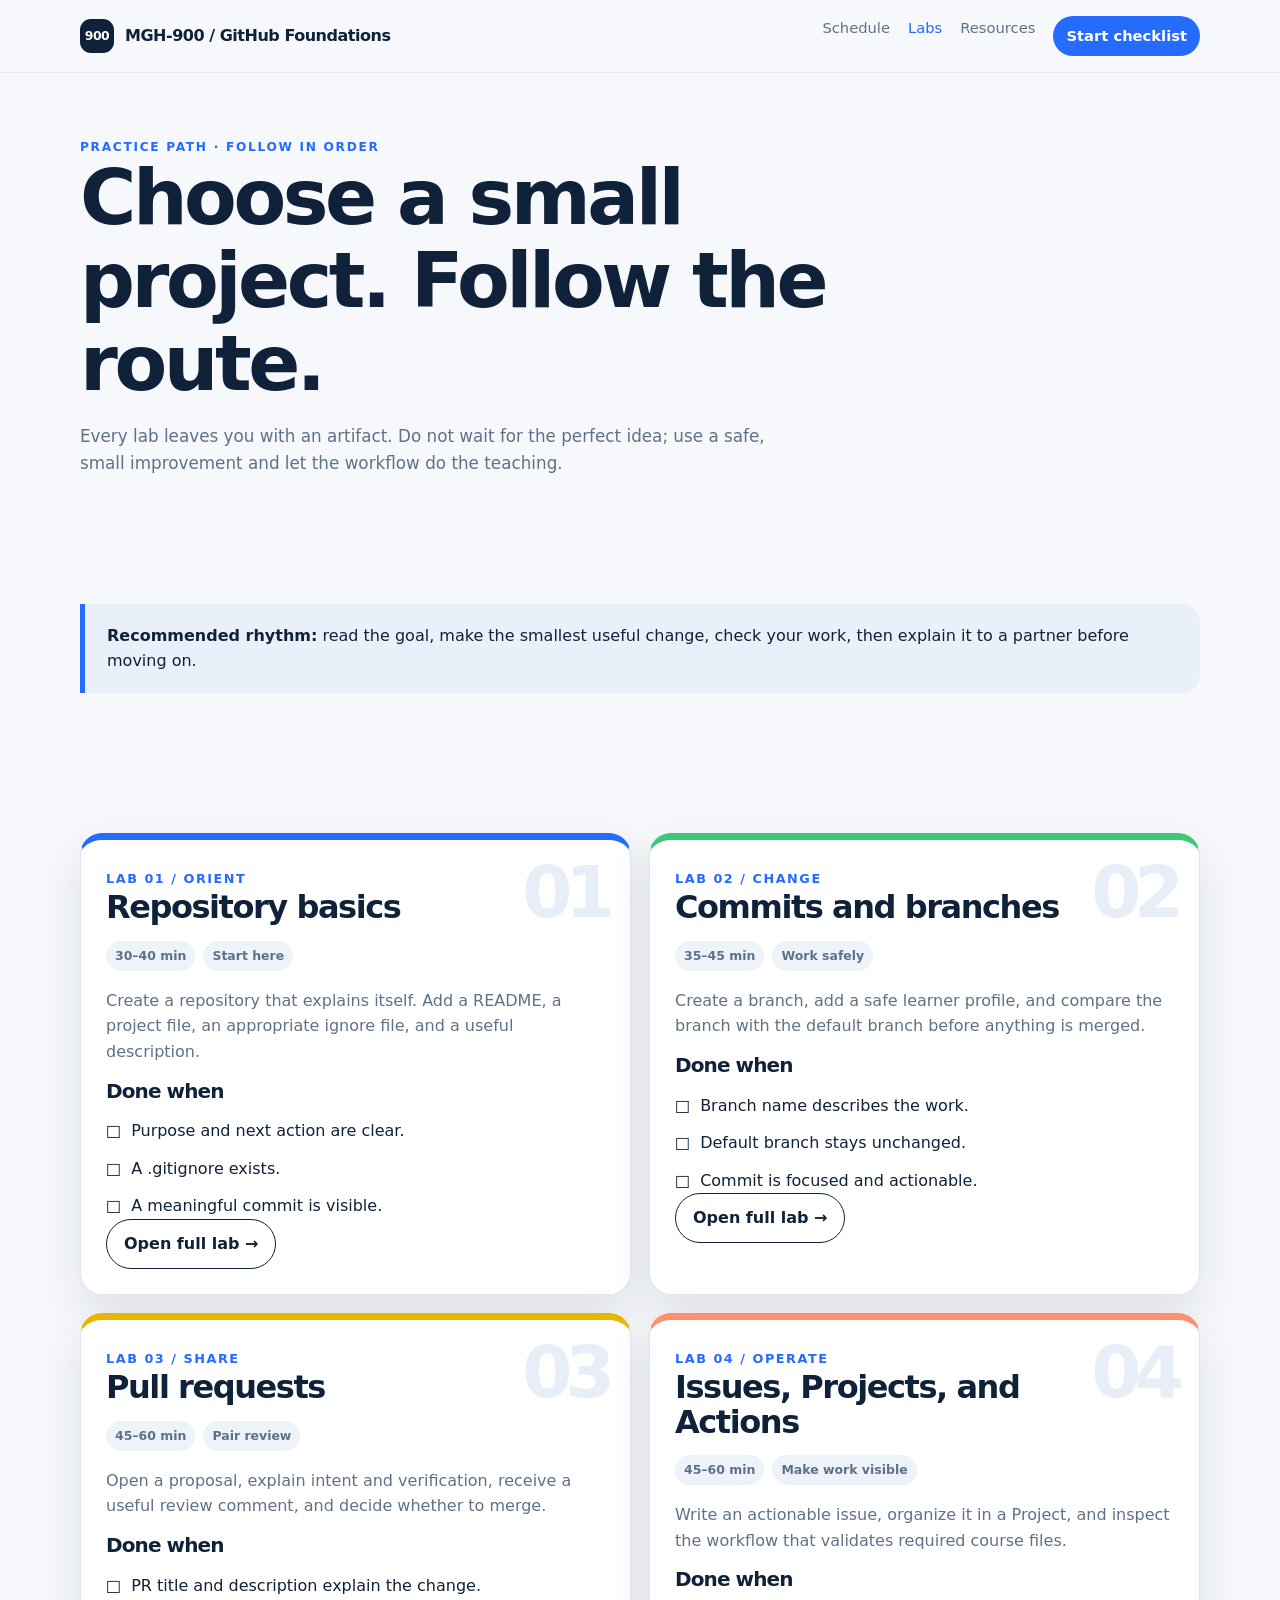
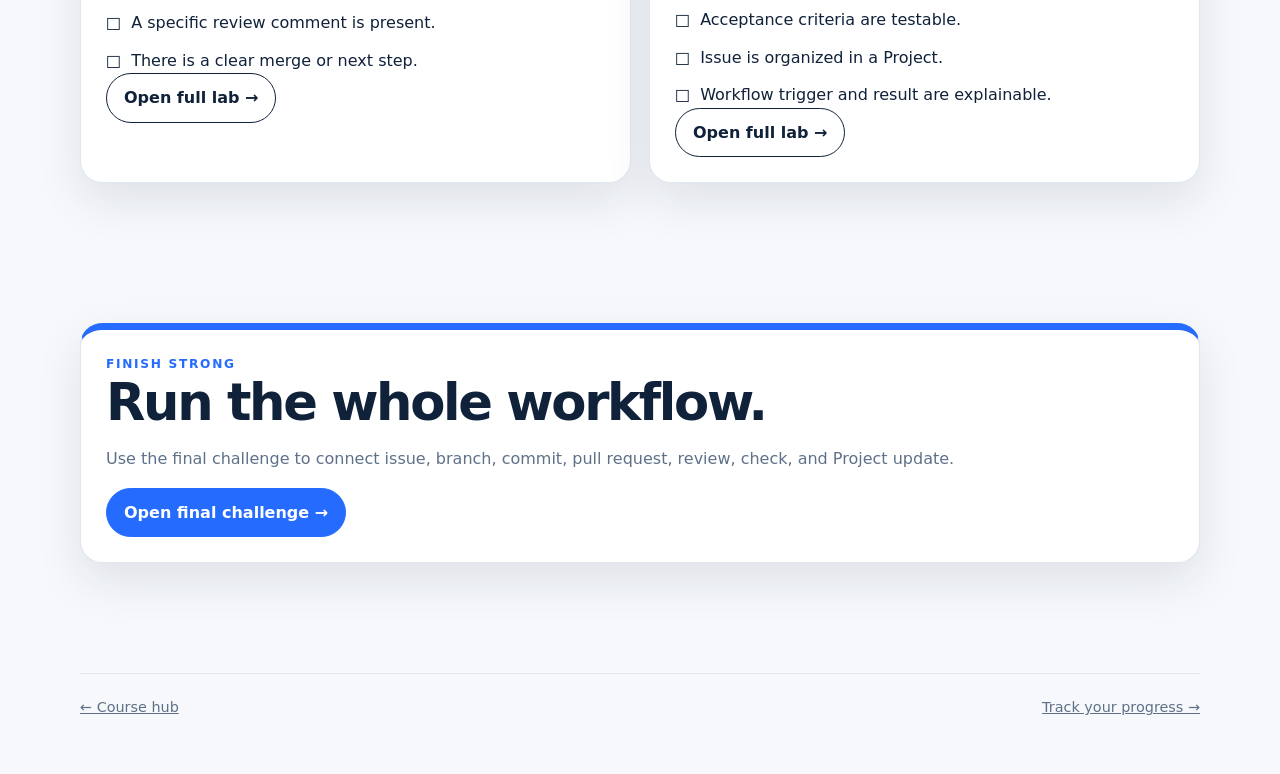
<file: site/labs.html>
<!doctype html>
<html lang="en"><head><meta charset="utf-8"><meta name="viewport" content="width=device-width, initial-scale=1"><title>Labs · MGH-900</title><link rel="stylesheet" href="styles.css"></head>
<body><header class="site-header"><div class="container nav"><a class="brand" href="index.html"><span class="brand-mark">900</span><span>MGH-900 / GitHub Foundations</span></a><nav class="nav-links" aria-label="Primary navigation"><a href="schedule.html">Schedule</a><a aria-current="page" href="labs.html">Labs</a><a href="resources.html">Resources</a><a class="nav-cta" href="checklist.html">Start checklist</a></nav></div></header>
<main><section class="page-hero"><div class="container"><div class="eyebrow">Practice path · follow in order</div><h1>Choose a small project. Follow the route.</h1><p class="lede">Every lab leaves you with an artifact. Do not wait for the perfect idea; use a safe, small improvement and let the workflow do the teaching.</p></div></section><section class="section"><div class="container student-note"><p><strong>Recommended rhythm:</strong> read the goal, make the smallest useful change, check your work, then explain it to a partner before moving on.</p></div></section><section class="section"><div class="container grid grid-2"><article class="card lab-card card-accent-blue" id="lab-1"><span class="lab-number">01</span><span class="number">LAB 01 / ORIENT</span><h2>Repository basics</h2><div class="lab-meta"><span>30–40 min</span><span>Start here</span></div><p>Create a repository that explains itself. Add a README, a project file, an appropriate ignore file, and a useful description.</p><h3>Done when</h3><ul class="checklist"><li><span>□</span><span>Purpose and next action are clear.</span></li><li><span>□</span><span>A .gitignore exists.</span></li><li><span>□</span><span>A meaningful commit is visible.</span></li></ul><a class="button secondary" href="../labs/01-repository-basics.md">Open full lab →</a></article><article class="card lab-card card-accent-mint" id="lab-2"><span class="lab-number">02</span><span class="number">LAB 02 / CHANGE</span><h2>Commits and branches</h2><div class="lab-meta"><span>35–45 min</span><span>Work safely</span></div><p>Create a branch, add a safe learner profile, and compare the branch with the default branch before anything is merged.</p><h3>Done when</h3><ul class="checklist"><li><span>□</span><span>Branch name describes the work.</span></li><li><span>□</span><span>Default branch stays unchanged.</span></li><li><span>□</span><span>Commit is focused and actionable.</span></li></ul><a class="button secondary" href="../labs/02-commits-and-branches.md">Open full lab →</a></article><article class="card lab-card card-accent-yellow" id="lab-3"><span class="lab-number">03</span><span class="number">LAB 03 / SHARE</span><h2>Pull requests</h2><div class="lab-meta"><span>45–60 min</span><span>Pair review</span></div><p>Open a proposal, explain intent and verification, receive a useful review comment, and decide whether to merge.</p><h3>Done when</h3><ul class="checklist"><li><span>□</span><span>PR title and description explain the change.</span></li><li><span>□</span><span>A specific review comment is present.</span></li><li><span>□</span><span>There is a clear merge or next step.</span></li></ul><a class="button secondary" href="../labs/03-pull-requests.md">Open full lab →</a></article><article class="card lab-card card-accent-coral" id="lab-4"><span class="lab-number">04</span><span class="number">LAB 04 / OPERATE</span><h2>Issues, Projects, and Actions</h2><div class="lab-meta"><span>45–60 min</span><span>Make work visible</span></div><p>Write an actionable issue, organize it in a Project, and inspect the workflow that validates required course files.</p><h3>Done when</h3><ul class="checklist"><li><span>□</span><span>Acceptance criteria are testable.</span></li><li><span>□</span><span>Issue is organized in a Project.</span></li><li><span>□</span><span>Workflow trigger and result are explainable.</span></li></ul><a class="button secondary" href="../labs/04-issues-projects-actions.md">Open full lab →</a></article></div></section><section class="section"><div class="container card card-accent-blue"><div class="eyebrow">Finish strong</div><h2>Run the whole workflow.</h2><p>Use the final challenge to connect issue, branch, commit, pull request, review, check, and Project update.</p><a class="button primary" href="../challenge.md">Open final challenge →</a></div></section></main><footer class="footer"><div class="container footer-inner"><span><a href="index.html">← Course hub</a></span><span><a href="checklist.html">Track your progress →</a></span></div></footer></body></html>
</file>
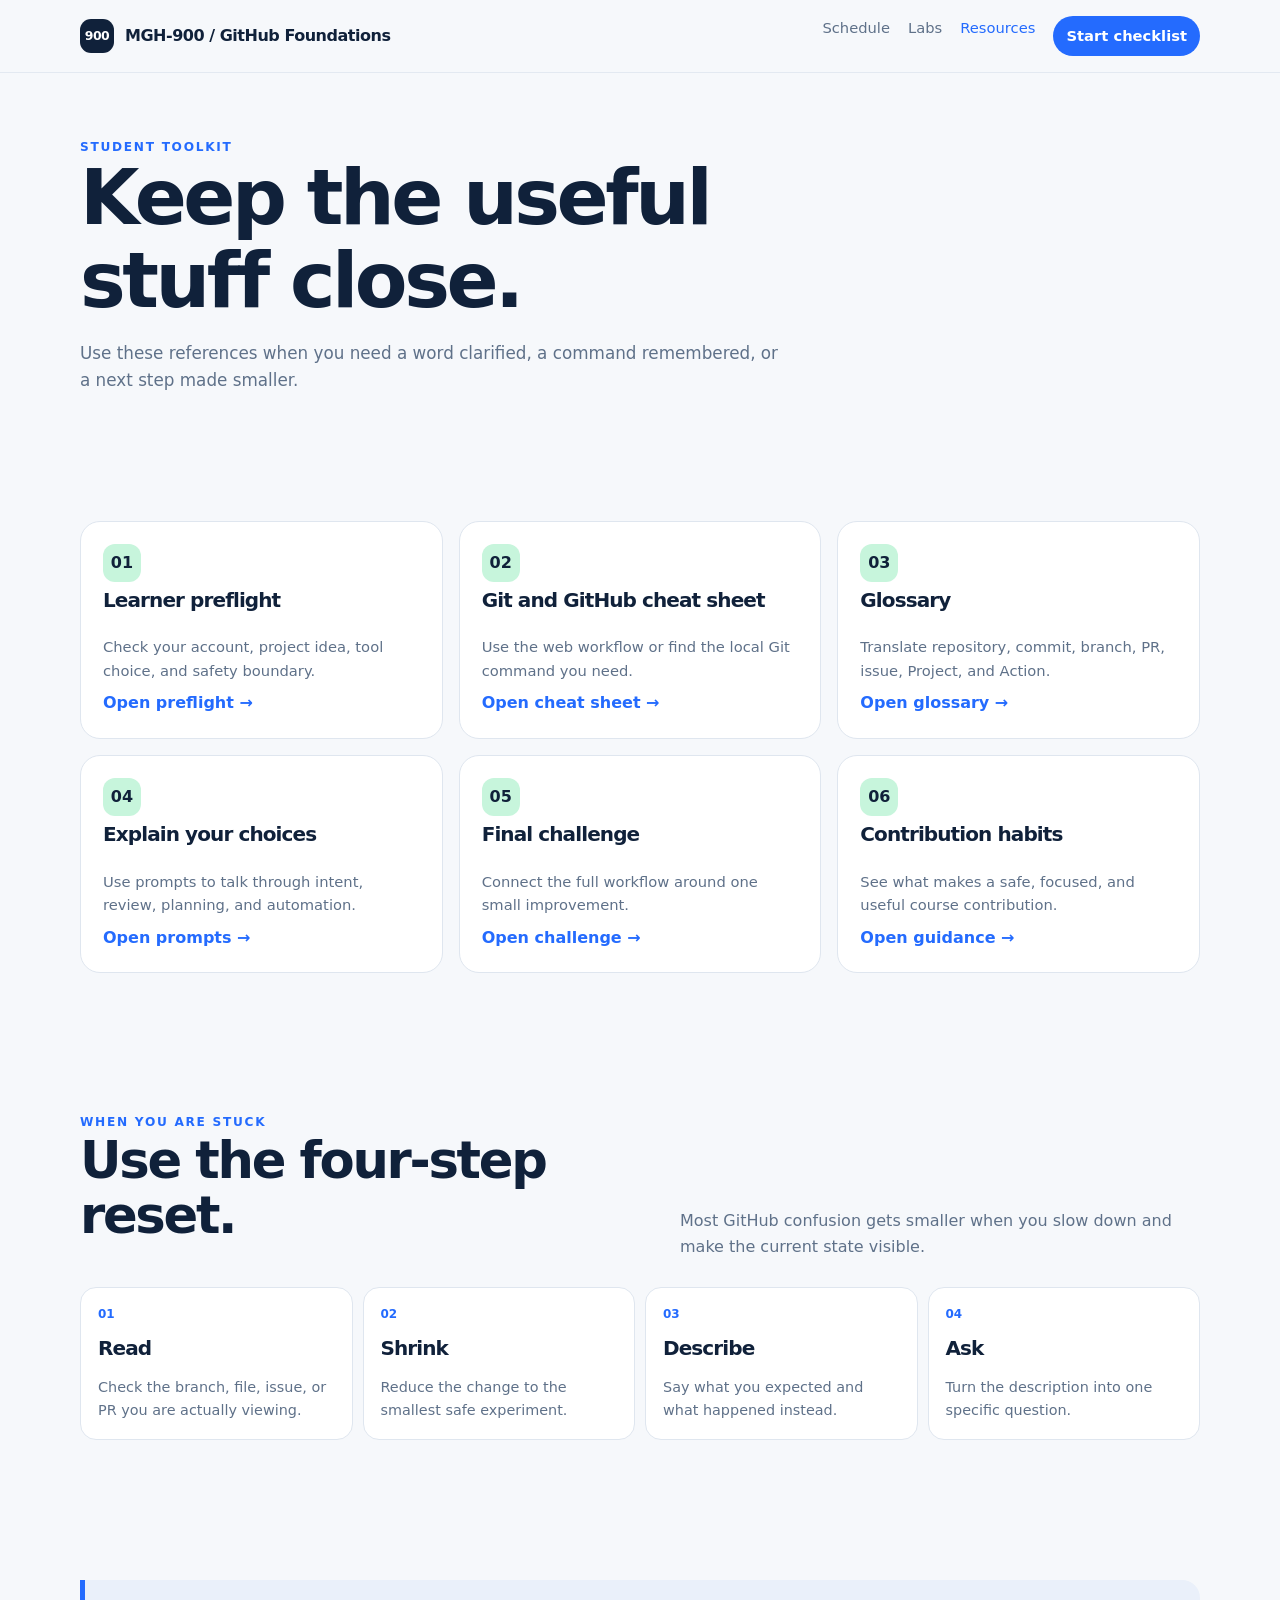
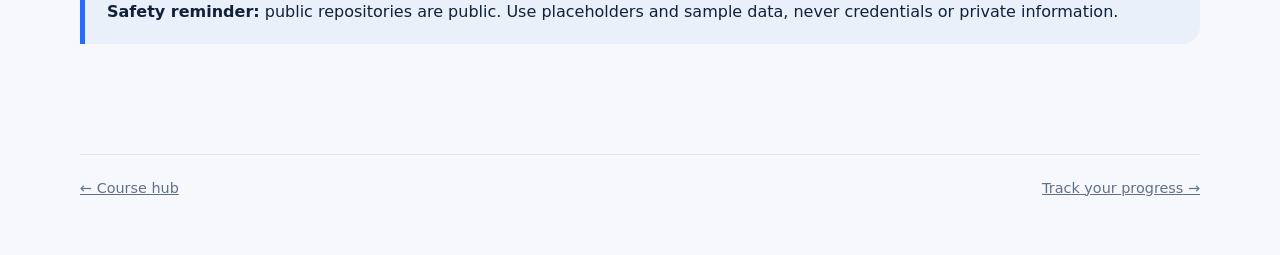
<file: site/resources.html>
<!doctype html>
<html lang="en"><head><meta charset="utf-8"><meta name="viewport" content="width=device-width, initial-scale=1"><title>Resources · MGH-900</title><link rel="stylesheet" href="styles.css"></head>
<body><header class="site-header"><div class="container nav"><a class="brand" href="index.html"><span class="brand-mark">900</span><span>MGH-900 / GitHub Foundations</span></a><nav class="nav-links" aria-label="Primary navigation"><a href="schedule.html">Schedule</a><a href="labs.html">Labs</a><a aria-current="page" href="resources.html">Resources</a><a class="nav-cta" href="checklist.html">Start checklist</a></nav></div></header>
<main><section class="page-hero"><div class="container"><div class="eyebrow">Student toolkit</div><h1>Keep the useful stuff close.</h1><p class="lede">Use these references when you need a word clarified, a command remembered, or a next step made smaller.</p></div></section><section class="section"><div class="container resource-grid"><a class="resource-card" href="../learner-preflight.md"><span class="resource-icon">01</span><h3>Learner preflight</h3><p>Check your account, project idea, tool choice, and safety boundary.</p><span class="arrow">Open preflight →</span></a><a class="resource-card" href="../git-github-cheatsheet.md"><span class="resource-icon">02</span><h3>Git and GitHub cheat sheet</h3><p>Use the web workflow or find the local Git command you need.</p><span class="arrow">Open cheat sheet →</span></a><a class="resource-card" href="../glossary.md"><span class="resource-icon">03</span><h3>Glossary</h3><p>Translate repository, commit, branch, PR, issue, Project, and Action.</p><span class="arrow">Open glossary →</span></a><a class="resource-card" href="../discussion-prompts.md"><span class="resource-icon">04</span><h3>Explain your choices</h3><p>Use prompts to talk through intent, review, planning, and automation.</p><span class="arrow">Open prompts →</span></a><a class="resource-card" href="../challenge.md"><span class="resource-icon">05</span><h3>Final challenge</h3><p>Connect the full workflow around one small improvement.</p><span class="arrow">Open challenge →</span></a><a class="resource-card" href="../CONTRIBUTING.md"><span class="resource-icon">06</span><h3>Contribution habits</h3><p>See what makes a safe, focused, and useful course contribution.</p><span class="arrow">Open guidance →</span></a></div></section><section class="section"><div class="container"><div class="section-head"><div><div class="eyebrow">When you are stuck</div><h2>Use the four-step reset.</h2></div><p>Most GitHub confusion gets smaller when you slow down and make the current state visible.</p></div><div class="steps"><div class="step"><h3>Read</h3><p>Check the branch, file, issue, or PR you are actually viewing.</p></div><div class="step"><h3>Shrink</h3><p>Reduce the change to the smallest safe experiment.</p></div><div class="step"><h3>Describe</h3><p>Say what you expected and what happened instead.</p></div><div class="step"><h3>Ask</h3><p>Turn the description into one specific question.</p></div></div></div></section><section class="section"><div class="container student-note"><p><strong>Safety reminder:</strong> public repositories are public. Use placeholders and sample data, never credentials or private information.</p></div></section></main><footer class="footer"><div class="container footer-inner"><span><a href="index.html">← Course hub</a></span><span><a href="checklist.html">Track your progress →</a></span></div></footer></body></html>
</file>
<file: docs/styles.css>
:root {
  --ink: #10213a;
  --muted: #5f7189;
  --paper: #f6f8fb;
  --card: #ffffff;
  --line: #dfe6ef;
  --blue: #246bfe;
  --blue-dark: #174dc1;
  --mint: #c7f5dc;
  --yellow: #ffe69a;
  --coral: #ff8f70;
  --shadow: 0 18px 45px rgba(16, 33, 58, .10);
}

* { box-sizing: border-box; }
html { scroll-behavior: smooth; }
body {
  margin: 0;
  background: var(--paper);
  color: var(--ink);
  font-family: Inter, ui-sans-serif, system-ui, -apple-system, BlinkMacSystemFont, "Segoe UI", sans-serif;
  line-height: 1.6;
}
a { color: inherit; }
.container { width: min(1120px, calc(100% - 40px)); margin: 0 auto; }
.skip-link { position: absolute; left: -999px; top: 10px; }
.skip-link:focus { left: 12px; z-index: 10; background: #fff; padding: 8px 12px; border-radius: 8px; }
.site-header {
  position: sticky; top: 0; z-index: 5; background: rgba(246, 248, 251, .92);
  backdrop-filter: blur(12px); border-bottom: 1px solid rgba(223, 230, 239, .8);
}
.nav { min-height: 72px; display: flex; align-items: center; justify-content: space-between; gap: 24px; }
.brand { display: inline-flex; align-items: center; gap: 11px; font-weight: 900; text-decoration: none; letter-spacing: -.03em; }
.brand-mark { display: grid; place-items: center; width: 34px; height: 34px; border-radius: 11px; background: var(--ink); color: #fff; font-size: .78rem; }
.nav-links { display: flex; flex-wrap: wrap; gap: 18px; color: var(--muted); font-size: .92rem; }
.nav-links a { text-decoration: none; }
.nav-links a:hover, .nav-links a[aria-current="page"] { color: var(--blue); }
.hero { padding: 84px 0 72px; overflow: hidden; position: relative; }
.hero::after { content: ""; position: absolute; width: 410px; height: 410px; border-radius: 50%; background: var(--mint); right: -170px; top: 18px; z-index: -1; opacity: .75; }
.eyebrow { text-transform: uppercase; letter-spacing: .14em; font-size: .76rem; font-weight: 800; color: var(--blue); }
h1, h2, h3 { line-height: 1.08; letter-spacing: -.045em; margin: 0 0 16px; }
h1 { max-width: 790px; font-size: clamp(3rem, 8vw, 6.6rem); }
h2 { font-size: clamp(2rem, 4vw, 3.4rem); }
h3 { font-size: 1.25rem; }
.lede { max-width: 700px; color: var(--muted); font-size: 1.15rem; }
.hero-actions { display: flex; flex-wrap: wrap; gap: 12px; margin-top: 28px; }
.button { display: inline-flex; align-items: center; justify-content: center; border: 1px solid var(--ink); border-radius: 999px; padding: 11px 17px; font-weight: 800; text-decoration: none; transition: transform .2s, box-shadow .2s, background .2s; }
.button:hover { transform: translateY(-2px); box-shadow: 0 10px 24px rgba(16, 33, 58, .12); }
.button.primary { background: var(--blue); border-color: var(--blue); color: #fff; }
.button.secondary { background: #fff; }
.section { padding: 70px 0; }
.section-head { display: flex; align-items: end; justify-content: space-between; gap: 24px; margin-bottom: 28px; }
.section-head p { max-width: 520px; color: var(--muted); margin: 0; }
.grid { display: grid; gap: 18px; }
.grid-3 { grid-template-columns: repeat(3, minmax(0, 1fr)); }
.grid-2 { grid-template-columns: repeat(2, minmax(0, 1fr)); }
.card { background: var(--card); border: 1px solid var(--line); border-radius: 22px; padding: 25px; box-shadow: var(--shadow); }
.card p { color: var(--muted); }
.card-link { display: block; text-decoration: none; transition: transform .2s; }
.card-link:hover { transform: translateY(-4px); }
.card-accent-blue { border-top: 7px solid var(--blue); }
.card-accent-mint { border-top: 7px solid #3cc879; }
.card-accent-yellow { border-top: 7px solid #e8b500; }
.card-accent-coral { border-top: 7px solid var(--coral); }
.number { color: var(--blue); font-size: .8rem; font-weight: 900; letter-spacing: .12em; }
.badge { display: inline-flex; padding: 5px 10px; border-radius: 999px; background: var(--mint); color: #125b36; font-weight: 800; font-size: .78rem; }
.stats { display: grid; grid-template-columns: repeat(4, 1fr); gap: 12px; margin-top: 44px; }
.stat { padding: 18px; background: var(--ink); color: #fff; border-radius: 18px; }
.stat strong { display: block; font-size: 1.8rem; letter-spacing: -.05em; }
.stat span { color: #b9c8db; font-size: .88rem; }
.timeline { display: grid; gap: 12px; }
.timeline-item { display: grid; grid-template-columns: 110px 1fr; gap: 18px; padding: 19px 0; border-bottom: 1px solid var(--line); }
.timeline-item time { font-weight: 900; color: var(--blue); }
.timeline-item h3 { margin-bottom: 5px; }
.timeline-item p { margin: 0; color: var(--muted); }
.checklist { list-style: none; padding: 0; margin: 0; display: grid; gap: 12px; }
.checklist li { display: flex; gap: 10px; align-items: start; }
.checklist input { width: 19px; height: 19px; margin-top: 4px; accent-color: var(--blue); }
.callout { padding: 24px; border-radius: 20px; background: var(--yellow); }
.callout p { margin: 0; }
.page-hero { padding: 65px 0 40px; }
.page-hero h1 { font-size: clamp(2.7rem, 6vw, 5.2rem); }
.page-hero .lede { font-size: 1.05rem; }
.table-wrap { overflow-x: auto; }
table { width: 100%; border-collapse: collapse; background: #fff; border: 1px solid var(--line); border-radius: 16px; overflow: hidden; }
th, td { text-align: left; padding: 15px 17px; border-bottom: 1px solid var(--line); vertical-align: top; }
th { background: #eaf0fa; font-size: .84rem; text-transform: uppercase; letter-spacing: .07em; }
tr:last-child td { border-bottom: 0; }
.footer { padding: 40px 0 55px; color: var(--muted); font-size: .9rem; }
.footer-inner { border-top: 1px solid var(--line); padding-top: 22px; display: flex; justify-content: space-between; gap: 20px; flex-wrap: wrap; }
.progress-bar { width: 100%; height: 10px; border-radius: 20px; background: #e5ebf3; overflow: hidden; }
.progress-bar span { display: block; height: 100%; background: var(--blue); width: 0%; transition: width .25s; }
@media (max-width: 780px) {
  .nav { align-items: flex-start; padding: 15px 0; flex-direction: column; gap: 9px; }
  .grid-3, .grid-2, .stats { grid-template-columns: 1fr; }
  .section-head { display: block; }
  .section-head p { margin-top: 12px; }
  .timeline-item { grid-template-columns: 1fr; gap: 4px; }
  h1 { font-size: clamp(3rem, 15vw, 5rem); }
}


/* Student dashboard enhancements */
.nav-cta { background: var(--blue); color: #fff !important; border-radius: 999px; padding: 8px 13px; font-weight: 800; }
.hero-grid { display: grid; grid-template-columns: minmax(0, 1.15fr) minmax(320px, .85fr); gap: 42px; align-items: center; }
.hero-panel { background: var(--ink); color: #fff; border-radius: 28px; padding: 27px; box-shadow: 0 24px 55px rgba(16, 33, 58, .23); }
.hero-panel h2, .hero-panel h3 { color: #fff; }
.hero-panel p { color: #c5d2e3; }
.micro-label { color: var(--yellow); text-transform: uppercase; letter-spacing: .13em; font-size: .72rem; font-weight: 900; }
.path-list { display: grid; gap: 0; margin: 22px 0 0; }
.path-item { display: grid; grid-template-columns: 33px 1fr; gap: 12px; padding: 14px 0; border-top: 1px solid rgba(255,255,255,.16); }
.path-item strong { display: block; }
.path-item span:last-child { color: #c5d2e3; font-size: .9rem; }
.path-dot { width: 28px; height: 28px; display: grid; place-items: center; border-radius: 50%; background: var(--blue); color: #fff; font-size: .75rem; font-weight: 900; }
.student-note { border-left: 5px solid var(--blue); background: #eaf0fa; border-radius: 0 18px 18px 0; padding: 19px 22px; }
.student-note p { margin: 0; color: var(--ink); }
.lab-card { position: relative; overflow: hidden; }
.lab-card .lab-number { font-size: 4.5rem; line-height: .8; color: #e8eef7; font-weight: 900; position: absolute; right: 22px; top: 24px; letter-spacing: -.1em; }
.lab-card > *:not(.lab-number) { position: relative; z-index: 1; }
.lab-card h2 { max-width: 78%; font-size: 2rem; }
.lab-meta { display: flex; flex-wrap: wrap; gap: 8px; margin: 12px 0 17px; }
.lab-meta span { padding: 5px 9px; border-radius: 999px; background: #eef3f9; color: var(--muted); font-size: .78rem; font-weight: 800; }
.resource-grid { display: grid; grid-template-columns: repeat(3, minmax(0, 1fr)); gap: 16px; }
.resource-card { display: flex; flex-direction: column; gap: 8px; min-height: 190px; background: #fff; border: 1px solid var(--line); border-radius: 20px; padding: 22px; text-decoration: none; transition: transform .2s, box-shadow .2s; }
.resource-card:hover { transform: translateY(-4px); box-shadow: var(--shadow); }
.resource-icon { width: 38px; height: 38px; display: grid; place-items: center; background: var(--mint); border-radius: 12px; font-weight: 900; }
.resource-card p { margin: 0; color: var(--muted); font-size: .92rem; }
.resource-card .arrow { margin-top: auto; color: var(--blue); font-weight: 900; }
.steps { display: grid; grid-template-columns: repeat(4, 1fr); gap: 10px; counter-reset: steps; }
.step { position: relative; padding: 17px; background: #fff; border: 1px solid var(--line); border-radius: 16px; }
.step::before { counter-increment: steps; content: counter(steps, decimal-leading-zero); display: block; color: var(--blue); font-size: .75rem; font-weight: 900; margin-bottom: 14px; }
.step p { color: var(--muted); font-size: .9rem; margin-bottom: 0; }
.print-note { color: var(--muted); font-size: .88rem; }
@media (max-width: 850px) { .hero-grid, .resource-grid { grid-template-columns: 1fr; } .steps { grid-template-columns: repeat(2, 1fr); } }
@media (max-width: 560px) { .steps { grid-template-columns: 1fr; } .hero-panel { padding: 22px; } .nav-cta { display: inline-flex; } }
</file>
<file: site/styles.css>
:root {
  --ink: #10213a;
  --muted: #5f7189;
  --paper: #f6f8fb;
  --card: #ffffff;
  --line: #dfe6ef;
  --blue: #246bfe;
  --blue-dark: #174dc1;
  --mint: #c7f5dc;
  --yellow: #ffe69a;
  --coral: #ff8f70;
  --shadow: 0 18px 45px rgba(16, 33, 58, .10);
}

* { box-sizing: border-box; }
html { scroll-behavior: smooth; }
body {
  margin: 0;
  background: var(--paper);
  color: var(--ink);
  font-family: Inter, ui-sans-serif, system-ui, -apple-system, BlinkMacSystemFont, "Segoe UI", sans-serif;
  line-height: 1.6;
}
a { color: inherit; }
.container { width: min(1120px, calc(100% - 40px)); margin: 0 auto; }
.skip-link { position: absolute; left: -999px; top: 10px; }
.skip-link:focus { left: 12px; z-index: 10; background: #fff; padding: 8px 12px; border-radius: 8px; }
.site-header {
  position: sticky; top: 0; z-index: 5; background: rgba(246, 248, 251, .92);
  backdrop-filter: blur(12px); border-bottom: 1px solid rgba(223, 230, 239, .8);
}
.nav { min-height: 72px; display: flex; align-items: center; justify-content: space-between; gap: 24px; }
.brand { display: inline-flex; align-items: center; gap: 11px; font-weight: 900; text-decoration: none; letter-spacing: -.03em; }
.brand-mark { display: grid; place-items: center; width: 34px; height: 34px; border-radius: 11px; background: var(--ink); color: #fff; font-size: .78rem; }
.nav-links { display: flex; flex-wrap: wrap; gap: 18px; color: var(--muted); font-size: .92rem; }
.nav-links a { text-decoration: none; }
.nav-links a:hover, .nav-links a[aria-current="page"] { color: var(--blue); }
.hero { padding: 84px 0 72px; overflow: hidden; position: relative; }
.hero::after { content: ""; position: absolute; width: 410px; height: 410px; border-radius: 50%; background: var(--mint); right: -170px; top: 18px; z-index: -1; opacity: .75; }
.eyebrow { text-transform: uppercase; letter-spacing: .14em; font-size: .76rem; font-weight: 800; color: var(--blue); }
h1, h2, h3 { line-height: 1.08; letter-spacing: -.045em; margin: 0 0 16px; }
h1 { max-width: 790px; font-size: clamp(3rem, 8vw, 6.6rem); }
h2 { font-size: clamp(2rem, 4vw, 3.4rem); }
h3 { font-size: 1.25rem; }
.lede { max-width: 700px; color: var(--muted); font-size: 1.15rem; }
.hero-actions { display: flex; flex-wrap: wrap; gap: 12px; margin-top: 28px; }
.button { display: inline-flex; align-items: center; justify-content: center; border: 1px solid var(--ink); border-radius: 999px; padding: 11px 17px; font-weight: 800; text-decoration: none; transition: transform .2s, box-shadow .2s, background .2s; }
.button:hover { transform: translateY(-2px); box-shadow: 0 10px 24px rgba(16, 33, 58, .12); }
.button.primary { background: var(--blue); border-color: var(--blue); color: #fff; }
.button.secondary { background: #fff; }
.section { padding: 70px 0; }
.section-head { display: flex; align-items: end; justify-content: space-between; gap: 24px; margin-bottom: 28px; }
.section-head p { max-width: 520px; color: var(--muted); margin: 0; }
.grid { display: grid; gap: 18px; }
.grid-3 { grid-template-columns: repeat(3, minmax(0, 1fr)); }
.grid-2 { grid-template-columns: repeat(2, minmax(0, 1fr)); }
.card { background: var(--card); border: 1px solid var(--line); border-radius: 22px; padding: 25px; box-shadow: var(--shadow); }
.card p { color: var(--muted); }
.card-link { display: block; text-decoration: none; transition: transform .2s; }
.card-link:hover { transform: translateY(-4px); }
.card-accent-blue { border-top: 7px solid var(--blue); }
.card-accent-mint { border-top: 7px solid #3cc879; }
.card-accent-yellow { border-top: 7px solid #e8b500; }
.card-accent-coral { border-top: 7px solid var(--coral); }
.number { color: var(--blue); font-size: .8rem; font-weight: 900; letter-spacing: .12em; }
.badge { display: inline-flex; padding: 5px 10px; border-radius: 999px; background: var(--mint); color: #125b36; font-weight: 800; font-size: .78rem; }
.stats { display: grid; grid-template-columns: repeat(4, 1fr); gap: 12px; margin-top: 44px; }
.stat { padding: 18px; background: var(--ink); color: #fff; border-radius: 18px; }
.stat strong { display: block; font-size: 1.8rem; letter-spacing: -.05em; }
.stat span { color: #b9c8db; font-size: .88rem; }
.timeline { display: grid; gap: 12px; }
.timeline-item { display: grid; grid-template-columns: 110px 1fr; gap: 18px; padding: 19px 0; border-bottom: 1px solid var(--line); }
.timeline-item time { font-weight: 900; color: var(--blue); }
.timeline-item h3 { margin-bottom: 5px; }
.timeline-item p { margin: 0; color: var(--muted); }
.checklist { list-style: none; padding: 0; margin: 0; display: grid; gap: 12px; }
.checklist li { display: flex; gap: 10px; align-items: start; }
.checklist input { width: 19px; height: 19px; margin-top: 4px; accent-color: var(--blue); }
.callout { padding: 24px; border-radius: 20px; background: var(--yellow); }
.callout p { margin: 0; }
.page-hero { padding: 65px 0 40px; }
.page-hero h1 { font-size: clamp(2.7rem, 6vw, 5.2rem); }
.page-hero .lede { font-size: 1.05rem; }
.table-wrap { overflow-x: auto; }
table { width: 100%; border-collapse: collapse; background: #fff; border: 1px solid var(--line); border-radius: 16px; overflow: hidden; }
th, td { text-align: left; padding: 15px 17px; border-bottom: 1px solid var(--line); vertical-align: top; }
th { background: #eaf0fa; font-size: .84rem; text-transform: uppercase; letter-spacing: .07em; }
tr:last-child td { border-bottom: 0; }
.footer { padding: 40px 0 55px; color: var(--muted); font-size: .9rem; }
.footer-inner { border-top: 1px solid var(--line); padding-top: 22px; display: flex; justify-content: space-between; gap: 20px; flex-wrap: wrap; }
.progress-bar { width: 100%; height: 10px; border-radius: 20px; background: #e5ebf3; overflow: hidden; }
.progress-bar span { display: block; height: 100%; background: var(--blue); width: 0%; transition: width .25s; }
@media (max-width: 780px) {
  .nav { align-items: flex-start; padding: 15px 0; flex-direction: column; gap: 9px; }
  .grid-3, .grid-2, .stats { grid-template-columns: 1fr; }
  .section-head { display: block; }
  .section-head p { margin-top: 12px; }
  .timeline-item { grid-template-columns: 1fr; gap: 4px; }
  h1 { font-size: clamp(3rem, 15vw, 5rem); }
}


/* Student dashboard enhancements */
.nav-cta { background: var(--blue); color: #fff !important; border-radius: 999px; padding: 8px 13px; font-weight: 800; }
.hero-grid { display: grid; grid-template-columns: minmax(0, 1.15fr) minmax(320px, .85fr); gap: 42px; align-items: center; }
.hero-panel { background: var(--ink); color: #fff; border-radius: 28px; padding: 27px; box-shadow: 0 24px 55px rgba(16, 33, 58, .23); }
.hero-panel h2, .hero-panel h3 { color: #fff; }
.hero-panel p { color: #c5d2e3; }
.micro-label { color: var(--yellow); text-transform: uppercase; letter-spacing: .13em; font-size: .72rem; font-weight: 900; }
.path-list { display: grid; gap: 0; margin: 22px 0 0; }
.path-item { display: grid; grid-template-columns: 33px 1fr; gap: 12px; padding: 14px 0; border-top: 1px solid rgba(255,255,255,.16); }
.path-item strong { display: block; }
.path-item span:last-child { color: #c5d2e3; font-size: .9rem; }
.path-dot { width: 28px; height: 28px; display: grid; place-items: center; border-radius: 50%; background: var(--blue); color: #fff; font-size: .75rem; font-weight: 900; }
.student-note { border-left: 5px solid var(--blue); background: #eaf0fa; border-radius: 0 18px 18px 0; padding: 19px 22px; }
.student-note p { margin: 0; color: var(--ink); }
.lab-card { position: relative; overflow: hidden; }
.lab-card .lab-number { font-size: 4.5rem; line-height: .8; color: #e8eef7; font-weight: 900; position: absolute; right: 22px; top: 24px; letter-spacing: -.1em; }
.lab-card > *:not(.lab-number) { position: relative; z-index: 1; }
.lab-card h2 { max-width: 78%; font-size: 2rem; }
.lab-meta { display: flex; flex-wrap: wrap; gap: 8px; margin: 12px 0 17px; }
.lab-meta span { padding: 5px 9px; border-radius: 999px; background: #eef3f9; color: var(--muted); font-size: .78rem; font-weight: 800; }
.resource-grid { display: grid; grid-template-columns: repeat(3, minmax(0, 1fr)); gap: 16px; }
.resource-card { display: flex; flex-direction: column; gap: 8px; min-height: 190px; background: #fff; border: 1px solid var(--line); border-radius: 20px; padding: 22px; text-decoration: none; transition: transform .2s, box-shadow .2s; }
.resource-card:hover { transform: translateY(-4px); box-shadow: var(--shadow); }
.resource-icon { width: 38px; height: 38px; display: grid; place-items: center; background: var(--mint); border-radius: 12px; font-weight: 900; }
.resource-card p { margin: 0; color: var(--muted); font-size: .92rem; }
.resource-card .arrow { margin-top: auto; color: var(--blue); font-weight: 900; }
.steps { display: grid; grid-template-columns: repeat(4, 1fr); gap: 10px; counter-reset: steps; }
.step { position: relative; padding: 17px; background: #fff; border: 1px solid var(--line); border-radius: 16px; }
.step::before { counter-increment: steps; content: counter(steps, decimal-leading-zero); display: block; color: var(--blue); font-size: .75rem; font-weight: 900; margin-bottom: 14px; }
.step p { color: var(--muted); font-size: .9rem; margin-bottom: 0; }
.print-note { color: var(--muted); font-size: .88rem; }
@media (max-width: 850px) { .hero-grid, .resource-grid { grid-template-columns: 1fr; } .steps { grid-template-columns: repeat(2, 1fr); } }
@media (max-width: 560px) { .steps { grid-template-columns: 1fr; } .hero-panel { padding: 22px; } .nav-cta { display: inline-flex; } }
</file>
